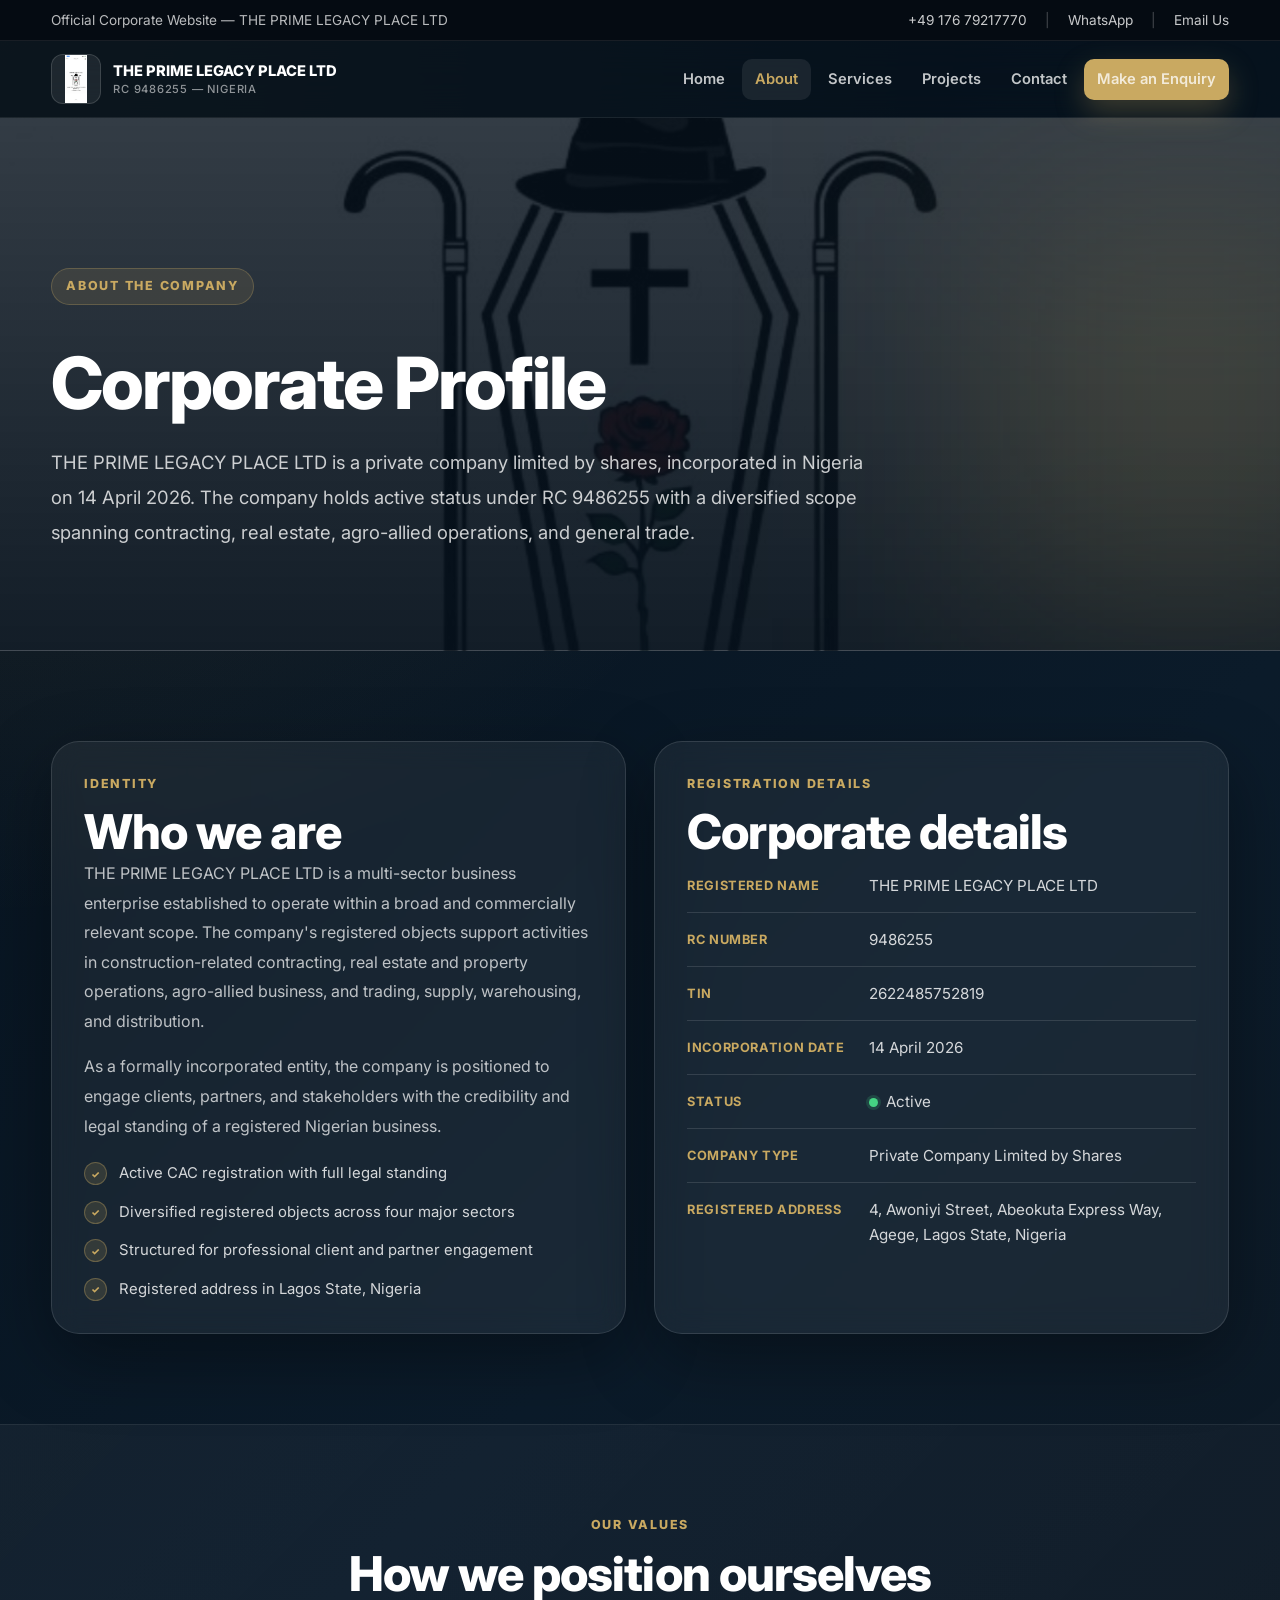
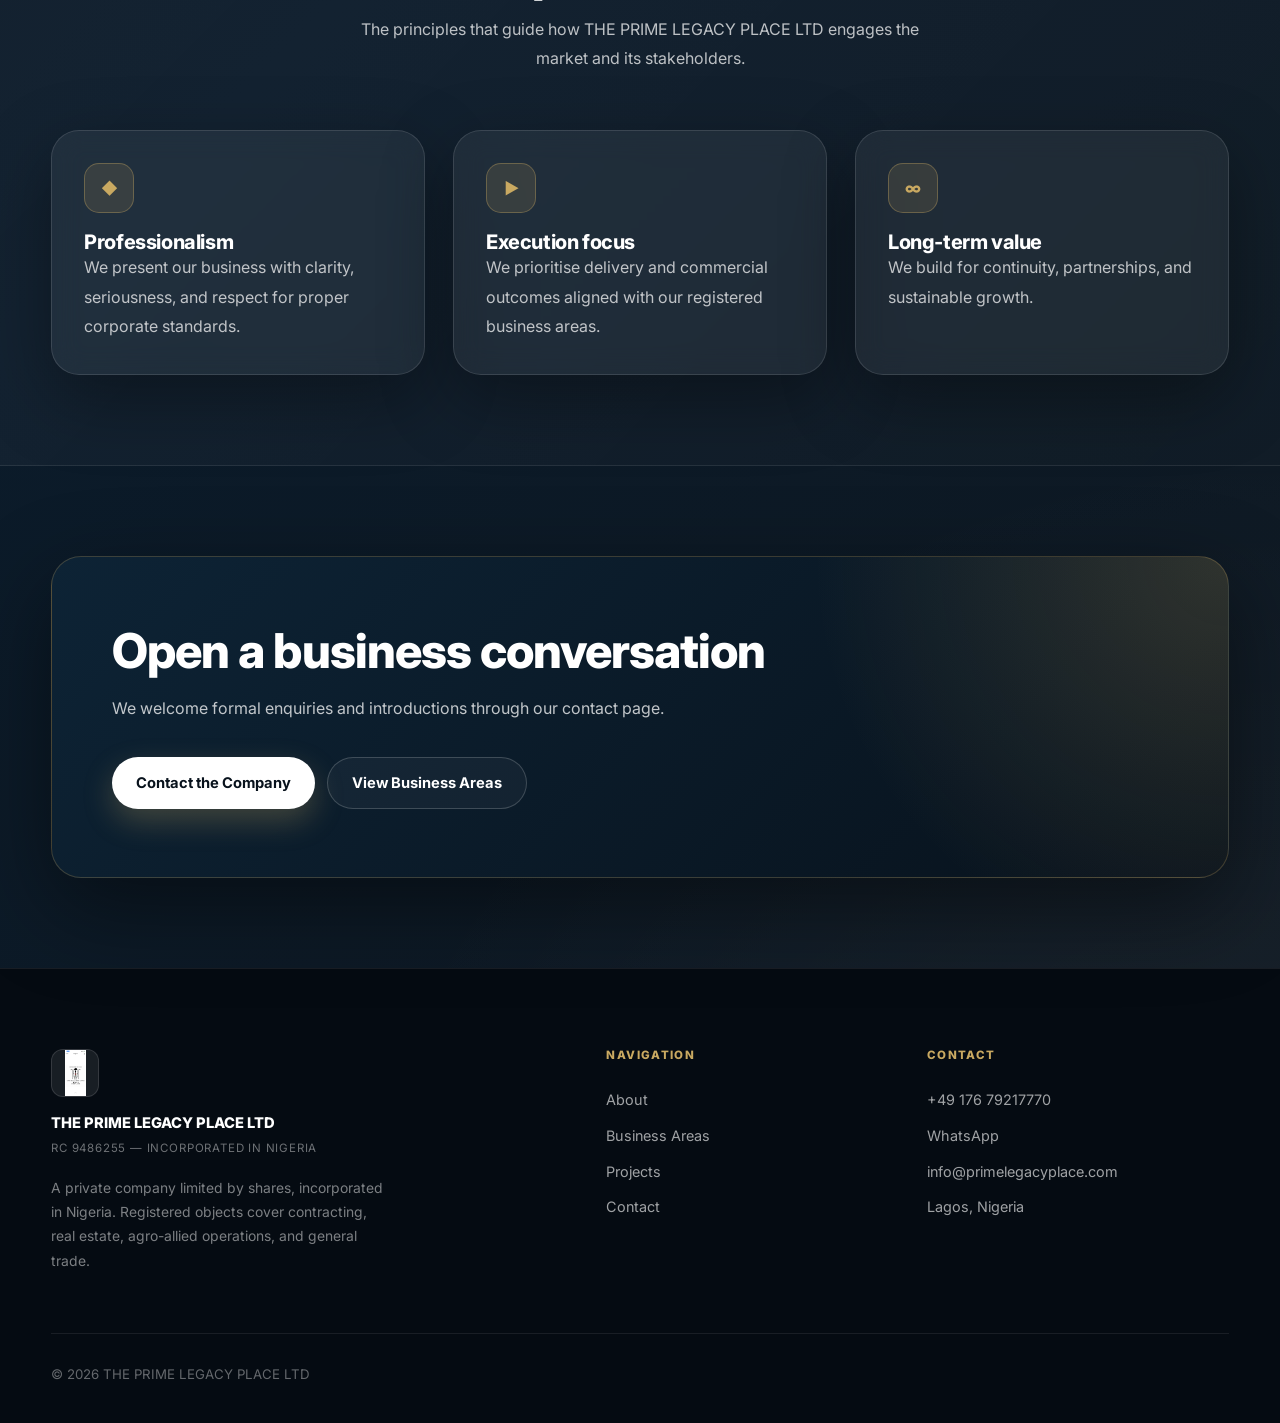
<file: about.html>
<!DOCTYPE html>
<html lang="en">
<head>
  <meta charset="UTF-8">
  <meta name="viewport" content="width=device-width, initial-scale=1.0">
  <title>About | THE PRIME LEGACY PLACE LTD</title>
  <meta name="description" content="Corporate profile of THE PRIME LEGACY PLACE LTD — a registered Nigerian company incorporated on 14 April 2026 with RC 9486255.">
  <link rel="preconnect" href="https://fonts.googleapis.com">
  <link rel="preconnect" href="https://fonts.gstatic.com" crossorigin>
  <link href="https://fonts.googleapis.com/css2?family=Inter:wght@400;500;600;700;800&display=swap" rel="stylesheet">
  <link rel="stylesheet" href="styles.css">

  <style>
    body {
      background:
        radial-gradient(circle at top left, rgba(201,169,97,0.16), transparent 28%),
        radial-gradient(circle at bottom right, rgba(255,255,255,0.06), transparent 30%),
        linear-gradient(135deg, #06111c 0%, #0b1b2a 45%, #101820 100%);
      color: #f5f5f5;
    }

    .page-hero {
      background:
        linear-gradient(rgba(6,17,28,0.82), rgba(6,17,28,0.95)),
        url("assets/img/logo.jpeg") center/cover;
      padding: 150px 0 100px;
      position: relative;
      overflow: hidden;
    }

    .page-hero::after {
      content: "";
      position: absolute;
      width: 420px;
      height: 420px;
      background: rgba(201,169,97,0.18);
      filter: blur(120px);
      right: -120px;
      top: 80px;
      z-index: 0;
    }

    .page-hero-inner {
      max-width: 850px;
      position: relative;
      z-index: 1;
    }

    .page-hero h1 {
      font-size: clamp(42px, 6vw, 72px);
      line-height: 1.05;
      letter-spacing: -2px;
      color: #ffffff;
      margin: 18px 0 24px;
    }

    .page-hero .lead {
      font-size: 1.15rem;
      line-height: 1.9;
      color: rgba(255,255,255,0.78);
    }

    .kicker,
    .section-label {
      color: #c9a961;
      text-transform: uppercase;
      letter-spacing: 0.14em;
      font-size: 0.78rem;
      font-weight: 800;
    }

    main section {
      padding: 90px 0;
    }

    .card {
      background: rgba(255,255,255,0.06);
      border: 1px solid rgba(255,255,255,0.12);
      box-shadow: 0 24px 70px rgba(0,0,0,0.35);
      backdrop-filter: blur(14px);
      border-radius: 28px;
      color: #f5f5f5;
    }

    .card h2,
    .card h3 {
      color: #ffffff;
    }

    .card p,
    .muted {
      color: rgba(255,255,255,0.72);
    }

    .card:hover {
      transform: translateY(-6px);
      border-color: rgba(201,169,97,0.45);
      box-shadow: 0 32px 90px rgba(0,0,0,0.48);
    }

    .feature-item span {
      color: rgba(255,255,255,0.82);
    }

    .feature-icon {
      background: rgba(201,169,97,0.16);
      color: #c9a961;
      border: 1px solid rgba(201,169,97,0.35);
    }

    .table-row {
      border-bottom: 1px solid rgba(255,255,255,0.12);
    }

    .table-row strong {
      color: #c9a961;
    }

    .table-row div {
      color: rgba(255,255,255,0.82);
    }

    .band {
      background:
        linear-gradient(135deg, rgba(255,255,255,0.04), rgba(255,255,255,0.01));
      border-top: 1px solid rgba(255,255,255,0.08);
      border-bottom: 1px solid rgba(255,255,255,0.08);
    }

    .icon-box {
      background: rgba(201,169,97,0.14);
      color: #c9a961;
      border: 1px solid rgba(201,169,97,0.35);
    }

    .cta-section {
      background:
        radial-gradient(circle at top right, rgba(201,169,97,0.2), transparent 34%),
        linear-gradient(135deg, #0d2335, #08121c);
      border: 1px solid rgba(201,169,97,0.25);
      box-shadow: 0 30px 90px rgba(0,0,0,0.45);
    }

    .cta-section h2 {
      color: #ffffff;
    }

    .cta-section p {
      color: rgba(255,255,255,0.75);
    }
  </style>
</head>

<body>

<div class="topbar">
  <div class="container">
    <div>Official Corporate Website &mdash; THE PRIME LEGACY PLACE LTD</div>
    <div class="topbar-right">
      <a href="tel:+4917679217770">+49 176 79217770</a>
      <span class="topbar-sep">|</span>
      <a href="https://wa.me/4917679217770" target="_blank" rel="noopener">WhatsApp</a>
      <span class="topbar-sep">|</span>
      <a href="mailto:info@primelegacyplace.com">Email Us</a>
    </div>
  </div>
</div>

<header class="site-header">
  <div class="container nav">
    <a class="brand" href="index.html">
      <img src="assets/img/logo.jpeg" alt="The Prime Legacy Place Ltd logo">
      <div class="brand-text">
        THE PRIME LEGACY PLACE LTD
        <small>RC 9486255 &mdash; Nigeria</small>
      </div>
    </a>

    <nav class="menu">
      <a href="index.html">Home</a>
      <a href="about.html" class="active">About</a>
      <a href="services.html">Services</a>
      <a href="projects.html">Projects</a>
      <a href="contact.html">Contact</a>
      <a class="btn" href="contact.html">Make an Enquiry</a>
    </nav>

    <button class="hamburger" aria-label="Open menu">
      <span></span><span></span><span></span>
    </button>
  </div>
</header>

<div class="mobile-nav" role="dialog" aria-label="Mobile navigation">
  <button class="mobile-nav-close" aria-label="Close menu">&times;</button>
  <a href="index.html">Home</a>
  <a href="about.html">About</a>
  <a href="services.html">Services</a>
  <a href="projects.html">Projects</a>
  <a href="contact.html">Contact</a>
  <a class="btn" href="contact.html">Make an Enquiry</a>
</div>

<main>

<section class="page-hero">
  <div class="container">
    <div class="page-hero-inner">
      <span class="kicker reveal">About the Company</span>
      <h1 class="reveal delay-1">Corporate Profile</h1>
      <p class="lead reveal delay-2">
        THE PRIME LEGACY PLACE LTD is a private company limited by shares, incorporated in Nigeria on 14 April 2026. The company holds active status under RC 9486255 with a diversified scope spanning contracting, real estate, agro-allied operations, and general trade.
      </p>
    </div>
  </div>
</section>

<section>
  <div class="container grid-2">

    <div class="card reveal-left">
      <span class="section-label">Identity</span>
      <h2>Who we are</h2>
      <p>
        THE PRIME LEGACY PLACE LTD is a multi-sector business enterprise established to operate within a broad and commercially relevant scope. The company's registered objects support activities in construction-related contracting, real estate and property operations, agro-allied business, and trading, supply, warehousing, and distribution.
      </p>

      <p style="margin-top:16px;">
        As a formally incorporated entity, the company is positioned to engage clients, partners, and stakeholders with the credibility and legal standing of a registered Nigerian business.
      </p>

      <div class="feature-list">
        <div class="feature-item"><div class="feature-icon">&#10003;</div><span>Active CAC registration with full legal standing</span></div>
        <div class="feature-item"><div class="feature-icon">&#10003;</div><span>Diversified registered objects across four major sectors</span></div>
        <div class="feature-item"><div class="feature-icon">&#10003;</div><span>Structured for professional client and partner engagement</span></div>
        <div class="feature-item"><div class="feature-icon">&#10003;</div><span>Registered address in Lagos State, Nigeria</span></div>
      </div>
    </div>

    <div class="card reveal-right">
      <span class="section-label">Registration Details</span>
      <h2>Corporate details</h2>

      <div class="table-row">
        <strong>Registered Name</strong>
        <div>THE PRIME LEGACY PLACE LTD</div>
      </div>

      <div class="table-row">
        <strong>RC Number</strong>
        <div>9486255</div>
      </div>

      <div class="table-row">
        <strong>TIN</strong>
        <div>2622485752819</div>
      </div>

      <div class="table-row">
        <strong>Incorporation Date</strong>
        <div>14 April 2026</div>
      </div>

      <div class="table-row">
        <strong>Status</strong>
        <div><span class="status-dot"></span>Active</div>
      </div>

      <div class="table-row">
        <strong>Company Type</strong>
        <div>Private Company Limited by Shares</div>
      </div>

      <div class="table-row">
        <strong>Registered Address</strong>
        <div>4, Awoniyi Street, Abeokuta Express Way, Agege, Lagos State, Nigeria</div>
      </div>
    </div>

  </div>
</section>

<section class="band">
  <div class="container">
    <div class="section-head center reveal">
      <span class="section-label">Our Values</span>
      <h2>How we position ourselves</h2>
      <p class="muted">
        The principles that guide how THE PRIME LEGACY PLACE LTD engages the market and its stakeholders.
      </p>
    </div>

    <div class="grid-3">
      <div class="card reveal delay-1">
        <div class="icon-box">&#9670;</div>
        <h3>Professionalism</h3>
        <p>We present our business with clarity, seriousness, and respect for proper corporate standards.</p>
      </div>

      <div class="card reveal delay-2">
        <div class="icon-box">&#9654;</div>
        <h3>Execution focus</h3>
        <p>We prioritise delivery and commercial outcomes aligned with our registered business areas.</p>
      </div>

      <div class="card reveal delay-3">
        <div class="icon-box">&#8734;</div>
        <h3>Long-term value</h3>
        <p>We build for continuity, partnerships, and sustainable growth.</p>
      </div>
    </div>
  </div>
</section>

<section>
  <div class="container">
    <div class="cta-section reveal">
      <h2>Open a business conversation</h2>
      <p>We welcome formal enquiries and introductions through our contact page.</p>
      <div class="cta-actions">
        <a class="btn-white btn" href="contact.html">Contact the Company</a>
        <a class="btn-outline" href="services.html">View Business Areas</a>
      </div>
    </div>
  </div>
</section>

</main>

<footer>
  <div class="container">
    <div class="footer-grid">

      <div>
        <div class="footer-brand">
          <img src="assets/img/logo.jpeg" alt="The Prime Legacy Place Ltd logo">
          <div class="footer-brand-name">THE PRIME LEGACY PLACE LTD</div>
          <div class="footer-brand-sub">RC 9486255 &mdash; Incorporated in Nigeria</div>
        </div>
        <p class="footer-desc">
          A private company limited by shares, incorporated in Nigeria. Registered objects cover contracting, real estate, agro-allied operations, and general trade.
        </p>
      </div>

      <div class="footer-col">
        <h4>Navigation</h4>
        <a href="about.html">About</a>
        <a href="services.html">Business Areas</a>
        <a href="projects.html">Projects</a>
        <a href="contact.html">Contact</a>
      </div>

      <div class="footer-col">
        <h4>Contact</h4>
        <a href="tel:+4917679217770">+49 176 79217770</a>
        <a href="https://wa.me/4917679217770" target="_blank">WhatsApp</a>
        <a href="mailto:info@primelegacyplace.com">info@primelegacyplace.com</a>
        <a href="contact.html">Lagos, Nigeria</a>
      </div>

    </div>

    <div class="footer-bottom">
      <p>&copy; <span class="year"></span> THE PRIME LEGACY PLACE LTD</p>
    </div>

  </div>
</footer>

<script src="script.js"></script>
</body>
</html>
</file>
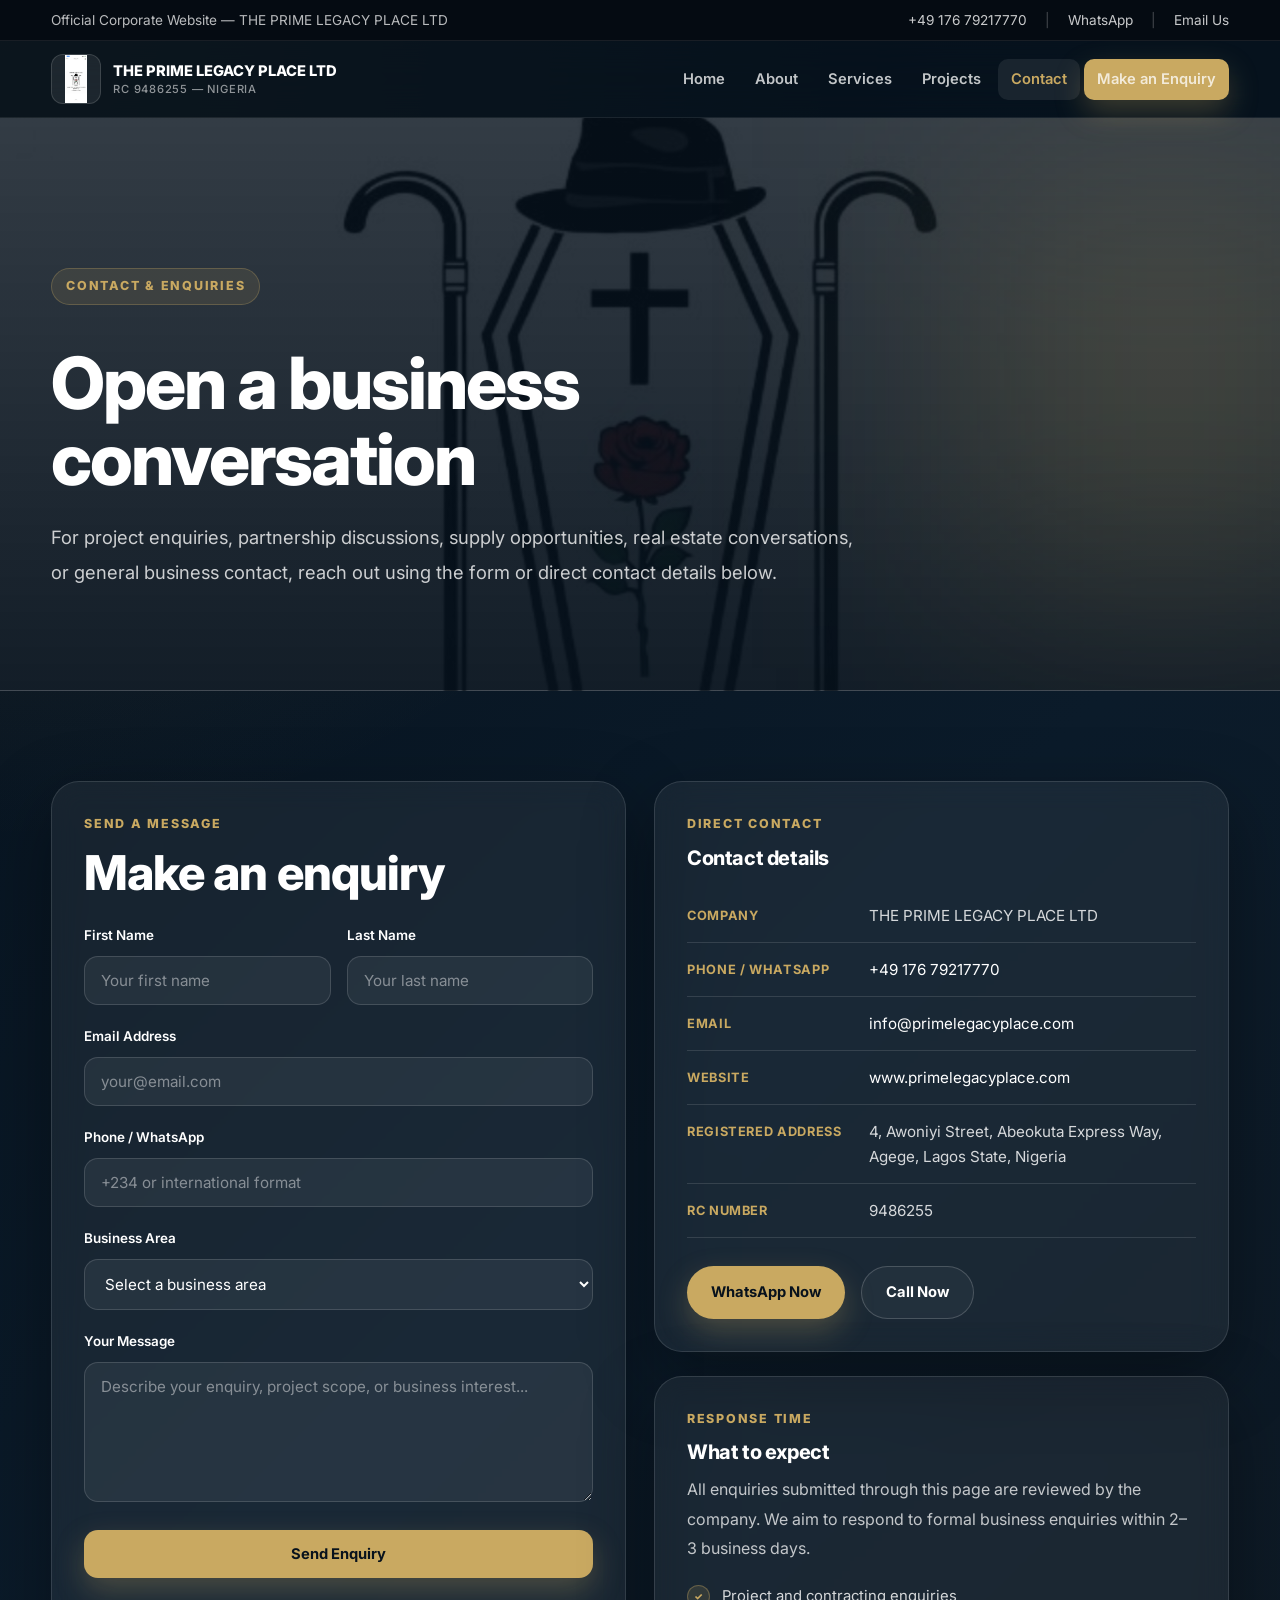
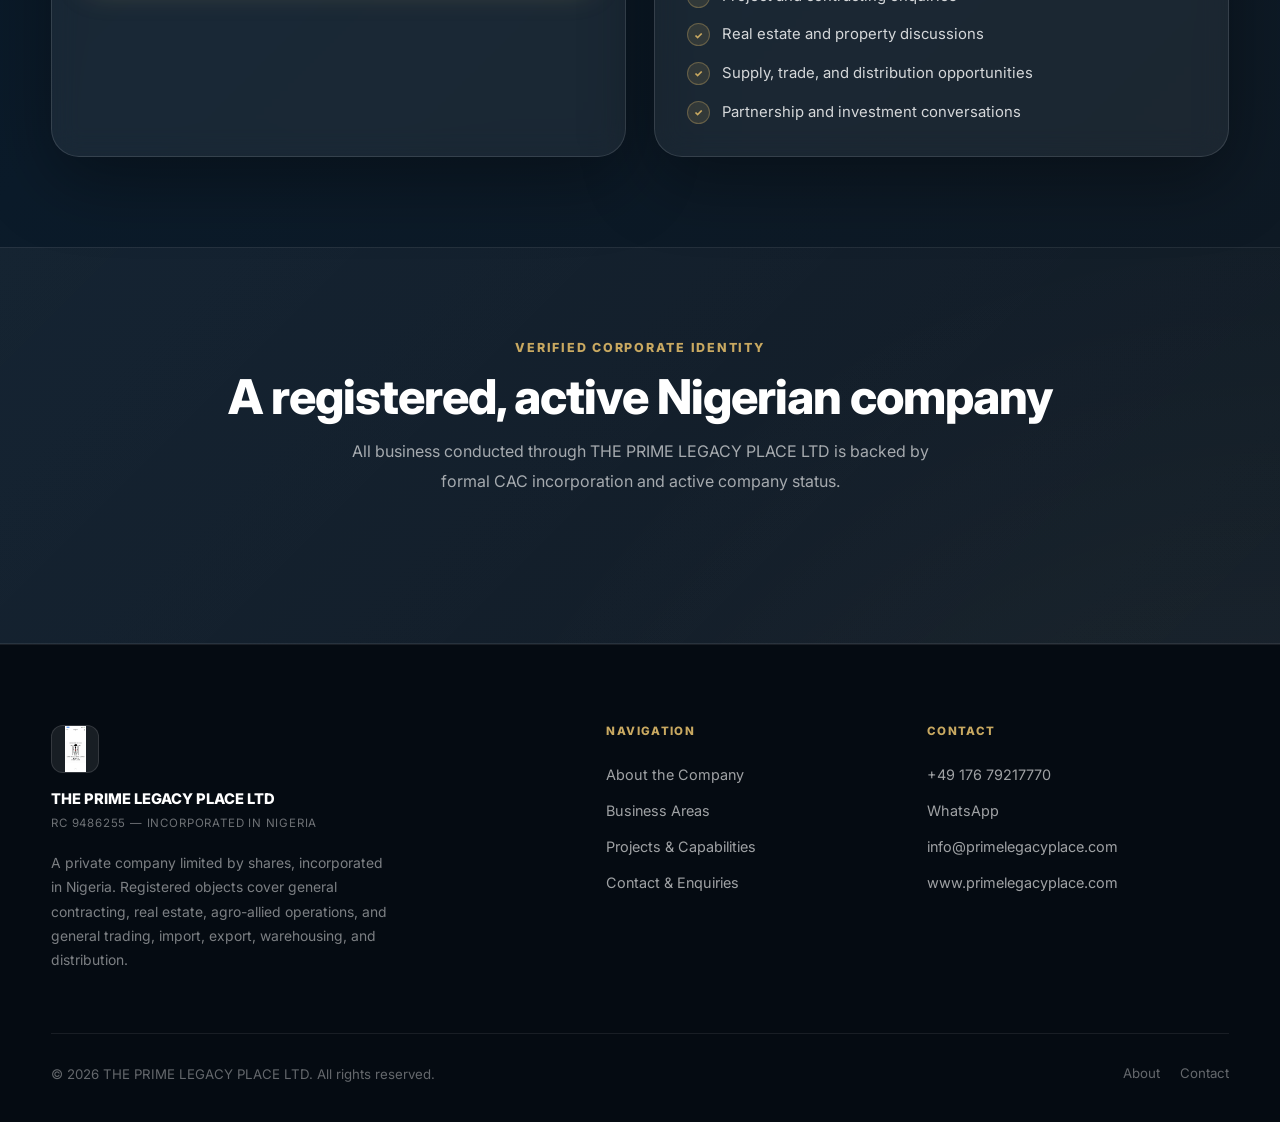
<file: contact.html>
<!DOCTYPE html>
<html lang="en">
<head>
  <meta charset="UTF-8">
  <meta name="viewport" content="width=device-width, initial-scale=1.0">

  <title>Contact | THE PRIME LEGACY PLACE LTD</title>

  <meta name="description" content="Contact THE PRIME LEGACY PLACE LTD for project enquiries, partnership discussions, supply opportunities, and general business conversations.">

  <link rel="preconnect" href="https://fonts.googleapis.com">
  <link rel="preconnect" href="https://fonts.gstatic.com" crossorigin>

  <link href="https://fonts.googleapis.com/css2?family=Inter:wght@400;500;600;700;800&display=swap" rel="stylesheet">

  <link rel="stylesheet" href="styles.css">

  <style>

    body{
      background:
        radial-gradient(circle at top left, rgba(201,169,97,0.16), transparent 28%),
        radial-gradient(circle at bottom right, rgba(255,255,255,0.06), transparent 30%),
        linear-gradient(135deg,#06111c 0%,#0b1b2a 45%,#101820 100%);
      color:#f5f5f5;
    }

    .page-hero{
      padding:150px 0 100px;
      position:relative;
      overflow:hidden;

      background:
        linear-gradient(rgba(6,17,28,0.82),rgba(6,17,28,0.95)),
        url("assets/img/logo.jpeg") center/cover;
    }

    .page-hero::after{
      content:"";
      position:absolute;
      width:420px;
      height:420px;
      background:rgba(201,169,97,0.18);
      filter:blur(120px);
      right:-100px;
      top:50px;
    }

    .page-hero-inner{
      position:relative;
      z-index:2;
      max-width:850px;
    }

    .page-hero h1{
      font-size:clamp(42px,6vw,72px);
      line-height:1.05;
      letter-spacing:-2px;
      margin:18px 0 24px;
      color:#fff;
    }

    .lead{
      font-size:1.15rem;
      line-height:1.9;
      color:rgba(255,255,255,0.78);
    }

    .kicker,
    .section-label{
      color:#c9a961;
      text-transform:uppercase;
      letter-spacing:.14em;
      font-size:.78rem;
      font-weight:800;
    }

    main section{
      padding:90px 0;
    }

    .card{
      background:rgba(255,255,255,0.06);
      border:1px solid rgba(255,255,255,0.12);
      backdrop-filter:blur(14px);
      border-radius:28px;
      box-shadow:0 24px 70px rgba(0,0,0,0.35);
      color:#f5f5f5;
      transition:all .35s ease;
    }

    .card:hover{
      transform:translateY(-6px);
      border-color:rgba(201,169,97,0.45);
      box-shadow:0 32px 90px rgba(0,0,0,0.5);
    }

    .card h2,
    .card h3{
      color:#fff;
    }

    .card p{
      color:rgba(255,255,255,0.74);
    }

    .form-group label{
      color:#fff;
      font-weight:600;
      margin-bottom:10px;
      display:block;
    }

    input,
    textarea,
    select{
      background:rgba(255,255,255,0.06);
      border:1px solid rgba(255,255,255,0.14);
      color:#fff;
      border-radius:14px;
      padding:16px;
    }

    input::placeholder,
    textarea::placeholder{
      color:rgba(255,255,255,0.45);
    }

    input:focus,
    textarea:focus,
    select:focus{
      outline:none;
      border-color:#c9a961;
      box-shadow:0 0 0 4px rgba(201,169,97,0.15);
    }

    select option{
      background:#0f1b28;
      color:#fff;
    }

    .table-row{
      border-bottom:1px solid rgba(255,255,255,0.12);
    }

    .table-row strong{
      color:#c9a961;
    }

    .table-row div{
      color:rgba(255,255,255,0.82);
    }

    .table-row a{
      color:#fff;
    }

    .feature-item span{
      color:rgba(255,255,255,0.82);
    }

    .feature-icon{
      background:rgba(201,169,97,0.14);
      color:#c9a961;
      border:1px solid rgba(201,169,97,0.35);
    }

    .band{
      background:
        linear-gradient(135deg, rgba(255,255,255,0.04), rgba(255,255,255,0.01));

      border-top:1px solid rgba(255,255,255,0.08);
      border-bottom:1px solid rgba(255,255,255,0.08);
    }

    .grid-4 .card{
      padding:40px 20px;
    }

    .status-dot{
      background:#45d483;
      display:inline-block;
      width:10px;
      height:10px;
      border-radius:50%;
      margin-right:8px;
    }

    .contact-actions{
      display:flex;
      gap:16px;
      margin-top:28px;
      flex-wrap:wrap;
    }

  </style>
</head>

<body>

<div class="topbar">
  <div class="container">
    <div>Official Corporate Website &mdash; THE PRIME LEGACY PLACE LTD</div>

    <div class="topbar-right">
      <a href="tel:+4917679217770">+49 176 79217770</a>
      <span class="topbar-sep">|</span>

      <a href="https://wa.me/4917679217770" target="_blank" rel="noopener">WhatsApp</a>

      <span class="topbar-sep">|</span>

      <a href="mailto:info@primelegacyplace.com">Email Us</a>
    </div>
  </div>
</div>

<header class="site-header">
  <div class="container nav">

    <a class="brand" href="index.html">
      <img src="assets/img/logo.jpeg" alt="The Prime Legacy Place Ltd logo">

      <div class="brand-text">
        THE PRIME LEGACY PLACE LTD
        <small>RC 9486255 &mdash; Nigeria</small>
      </div>
    </a>

    <nav class="menu">
      <a href="index.html">Home</a>
      <a href="about.html">About</a>
      <a href="services.html">Services</a>
      <a href="projects.html">Projects</a>
      <a href="contact.html" class="active">Contact</a>
      <a class="btn" href="contact.html">Make an Enquiry</a>
    </nav>

    <button class="hamburger" aria-label="Open menu">
      <span></span><span></span><span></span>
    </button>

  </div>
</header>

<div class="mobile-nav" role="dialog" aria-label="Mobile navigation">
  <button class="mobile-nav-close" aria-label="Close menu">&times;</button>

  <a href="index.html">Home</a>
  <a href="about.html">About</a>
  <a href="services.html">Services</a>
  <a href="projects.html">Projects</a>
  <a href="contact.html">Contact</a>

  <a class="btn" href="contact.html">Make an Enquiry</a>
</div>

<main>

<section class="page-hero">
  <div class="container">
    <div class="page-hero-inner">

      <span class="kicker reveal">Contact &amp; Enquiries</span>

      <h1 class="reveal delay-1">
        Open a business conversation
      </h1>

      <p class="lead reveal delay-2">
        For project enquiries, partnership discussions, supply opportunities, real estate conversations, or general business contact, reach out using the form or direct contact details below.
      </p>

    </div>
  </div>
</section>

<section>
  <div class="container grid-2">

    <div class="card reveal-left">

      <span class="section-label">Send a Message</span>

      <h2 style="margin-bottom:24px;">
        Make an enquiry
      </h2>

      <form id="enquiry-form" action="https://formsubmit.co/info@primelegacyplace.com" method="POST">

        <input type="text" name="_gotcha" style="display:none;">

        <input type="hidden" name="_captcha" value="false">
        <input type="hidden" name="_template" value="table">
        <input type="hidden" name="_subject" value="New Enquiry — The Prime Legacy Place Ltd">

        <div class="form-row">

          <div class="form-group">
            <label for="first-name">First Name</label>

            <input type="text" id="first-name" name="first_name" placeholder="Your first name" required>
          </div>

          <div class="form-group">
            <label for="last-name">Last Name</label>

            <input type="text" id="last-name" name="last_name" placeholder="Your last name" required>
          </div>

        </div>

        <div class="form-group">
          <label for="email">Email Address</label>

          <input type="email" id="email" name="email" placeholder="your@email.com" required>
        </div>

        <div class="form-group">
          <label for="phone">Phone / WhatsApp</label>

          <input type="tel" id="phone" name="phone" placeholder="+234 or international format">
        </div>

        <div class="form-group">
          <label for="subject">Business Area</label>

          <select id="subject" name="business_area" required>
            <option value="" disabled selected>Select a business area</option>

            <option value="General Contracting">General Contracting</option>

            <option value="Real Estate & Property">Real Estate &amp; Property</option>

            <option value="Agro-Allied Operations">Agro-Allied Operations</option>

            <option value="Import, Export & Distribution">Import, Export &amp; Distribution</option>

            <option value="General Enquiry">General Enquiry</option>
          </select>
        </div>

        <div class="form-group">
          <label for="message">Your Message</label>

          <textarea id="message" name="message" placeholder="Describe your enquiry, project scope, or business interest..." required></textarea>
        </div>

        <button type="submit" class="btn form-submit">
          Send Enquiry
        </button>

      </form>
    </div>

    <div style="display:flex;flex-direction:column;gap:24px;">

      <div class="card reveal-right delay-1">

        <span class="section-label">Direct Contact</span>

        <h3 style="margin-bottom:20px;">
          Contact details
        </h3>

        <div class="table-row">
          <strong>Company</strong>
          <div>THE PRIME LEGACY PLACE LTD</div>
        </div>

        <div class="table-row">
          <strong>Phone / WhatsApp</strong>
          <div><a href="tel:+4917679217770">+49 176 79217770</a></div>
        </div>

        <div class="table-row">
          <strong>Email</strong>
          <div><a href="mailto:info@primelegacyplace.com">info@primelegacyplace.com</a></div>
        </div>

        <div class="table-row">
          <strong>Website</strong>
          <div><a href="https://www.primelegacyplace.com">www.primelegacyplace.com</a></div>
        </div>

        <div class="table-row">
          <strong>Registered Address</strong>
          <div>4, Awoniyi Street, Abeokuta Express Way, Agege, Lagos State, Nigeria</div>
        </div>

        <div class="table-row">
          <strong>RC Number</strong>
          <div>9486255</div>
        </div>

        <div class="contact-actions">
          <a class="btn" href="https://wa.me/4917679217770" target="_blank">WhatsApp Now</a>

          <a class="btn-outline" href="tel:+4917679217770">Call Now</a>
        </div>

      </div>

      <div class="card reveal-right delay-2">

        <span class="section-label">Response Time</span>

        <h3 style="margin-bottom:12px;">
          What to expect
        </h3>

        <p style="margin-bottom:16px;">
          All enquiries submitted through this page are reviewed by the company. We aim to respond to formal business enquiries within 2–3 business days.
        </p>

        <div class="feature-list">

          <div class="feature-item">
            <div class="feature-icon">&#10003;</div>
            <span>Project and contracting enquiries</span>
          </div>

          <div class="feature-item">
            <div class="feature-icon">&#10003;</div>
            <span>Real estate and property discussions</span>
          </div>

          <div class="feature-item">
            <div class="feature-icon">&#10003;</div>
            <span>Supply, trade, and distribution opportunities</span>
          </div>

          <div class="feature-item">
            <div class="feature-icon">&#10003;</div>
            <span>Partnership and investment conversations</span>
          </div>

        </div>

      </div>

    </div>

  </div>
</section>

<section class="band">

  <div class="container">

    <div class="section-head center reveal">

      <span class="section-label">
        Verified Corporate Identity
      </span>

      <h2>
        A registered, active Nigerian company
      </h2>

      <p class="muted">
        All business conducted through THE PRIME LEGACY PLACE LTD is backed by formal CAC incorporation and active company status.
      </p>

    </div>

  </div>

</section>

</main>

<footer>
  <div class="container">

    <div class="footer-grid">

      <div>

        <div class="footer-brand">
          <img src="assets/img/logo.jpeg" alt="The Prime Legacy Place Ltd logo">

          <div class="footer-brand-name">
            THE PRIME LEGACY PLACE LTD
          </div>

          <div class="footer-brand-sub">
            RC 9486255 &mdash; Incorporated in Nigeria
          </div>
        </div>

        <p class="footer-desc">
          A private company limited by shares, incorporated in Nigeria. Registered objects cover general contracting, real estate, agro-allied operations, and general trading, import, export, warehousing, and distribution.
        </p>

      </div>

      <div class="footer-col">
        <h4>Navigation</h4>

        <a href="about.html">About the Company</a>
        <a href="services.html">Business Areas</a>
        <a href="projects.html">Projects &amp; Capabilities</a>
        <a href="contact.html">Contact &amp; Enquiries</a>
      </div>

      <div class="footer-col">

        <h4>Contact</h4>

        <a href="tel:+4917679217770">+49 176 79217770</a>

        <a href="https://wa.me/4917679217770" target="_blank">
          WhatsApp
        </a>

        <a href="mailto:info@primelegacyplace.com">
          info@primelegacyplace.com
        </a>

        <a href="https://www.primelegacyplace.com">
          www.primelegacyplace.com
        </a>

      </div>

    </div>

    <div class="footer-bottom">
      <p>&copy; <span class="year"></span> THE PRIME LEGACY PLACE LTD. All rights reserved.</p>

      <div class="footer-bottom-links">
        <a href="about.html">About</a>
        <a href="contact.html">Contact</a>
      </div>
    </div>

  </div>
</footer>

<script src="script.js"></script>

</body>
</html>
</file>
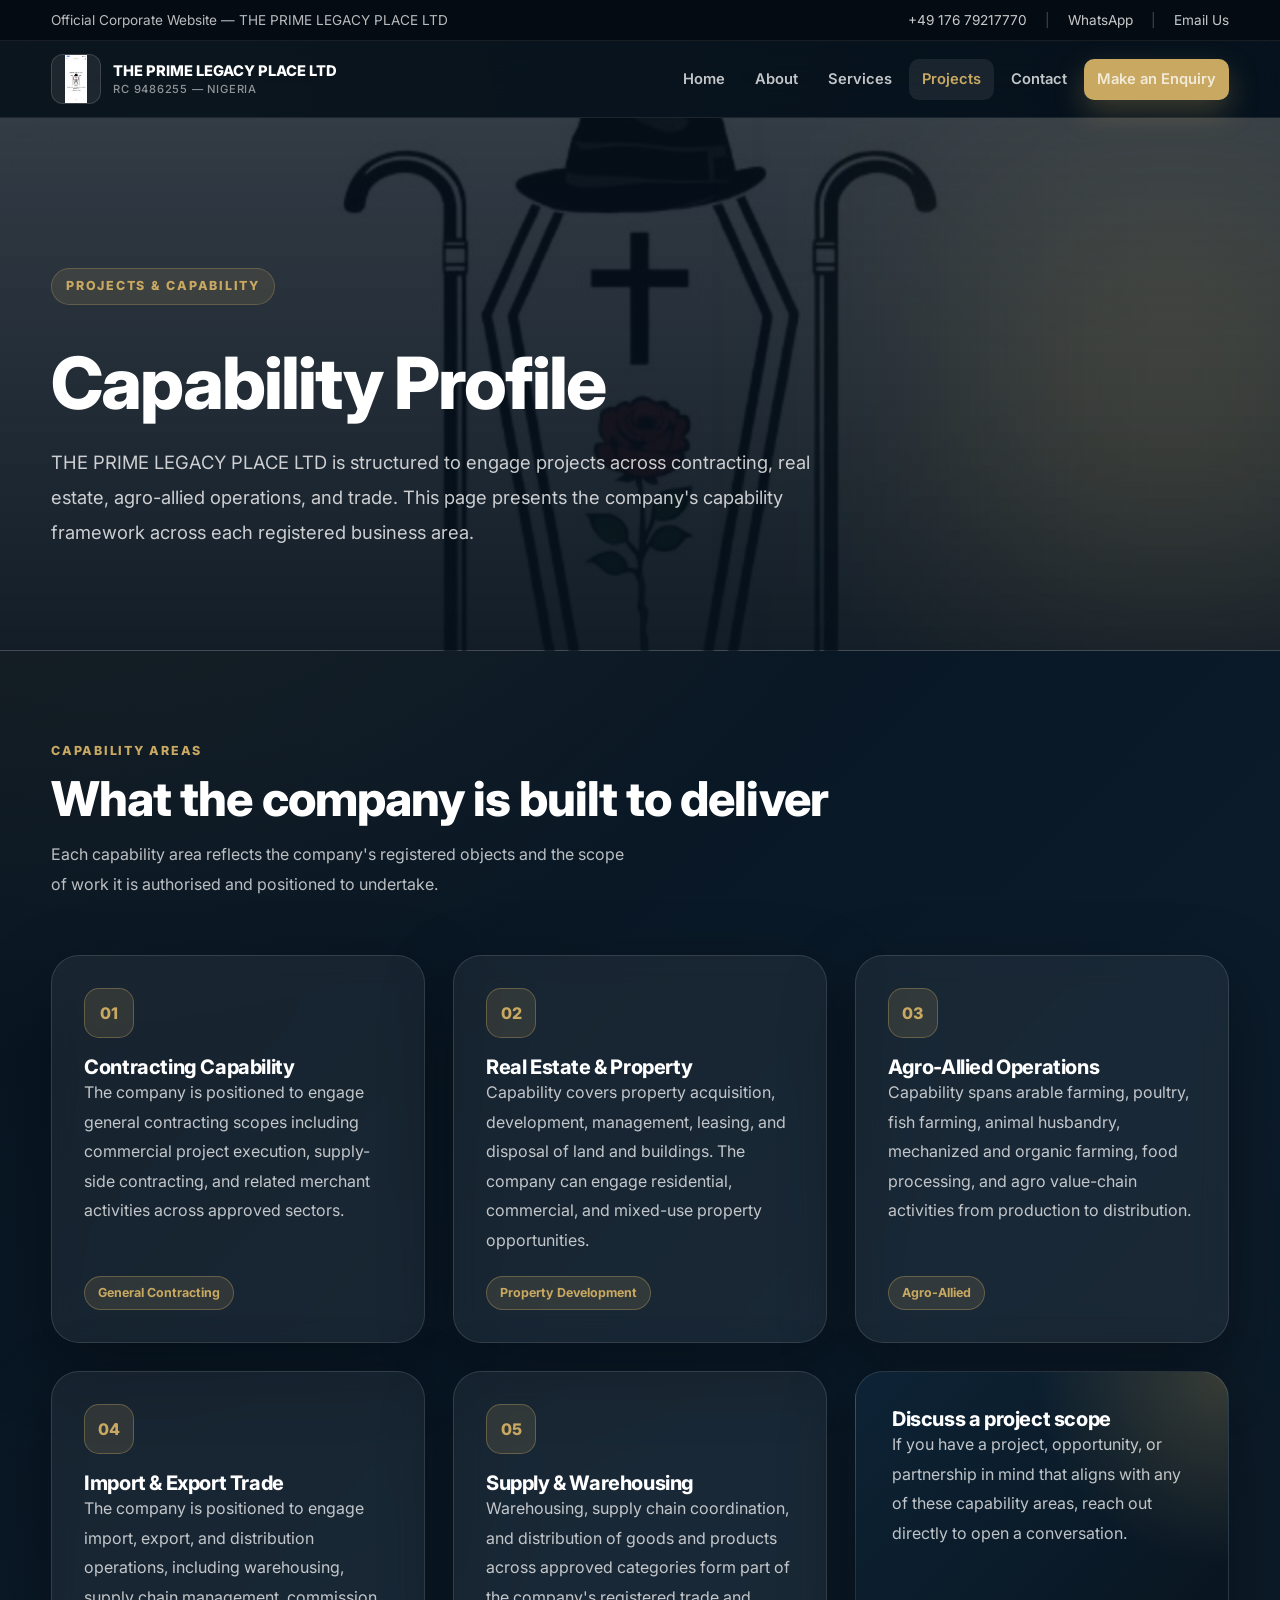
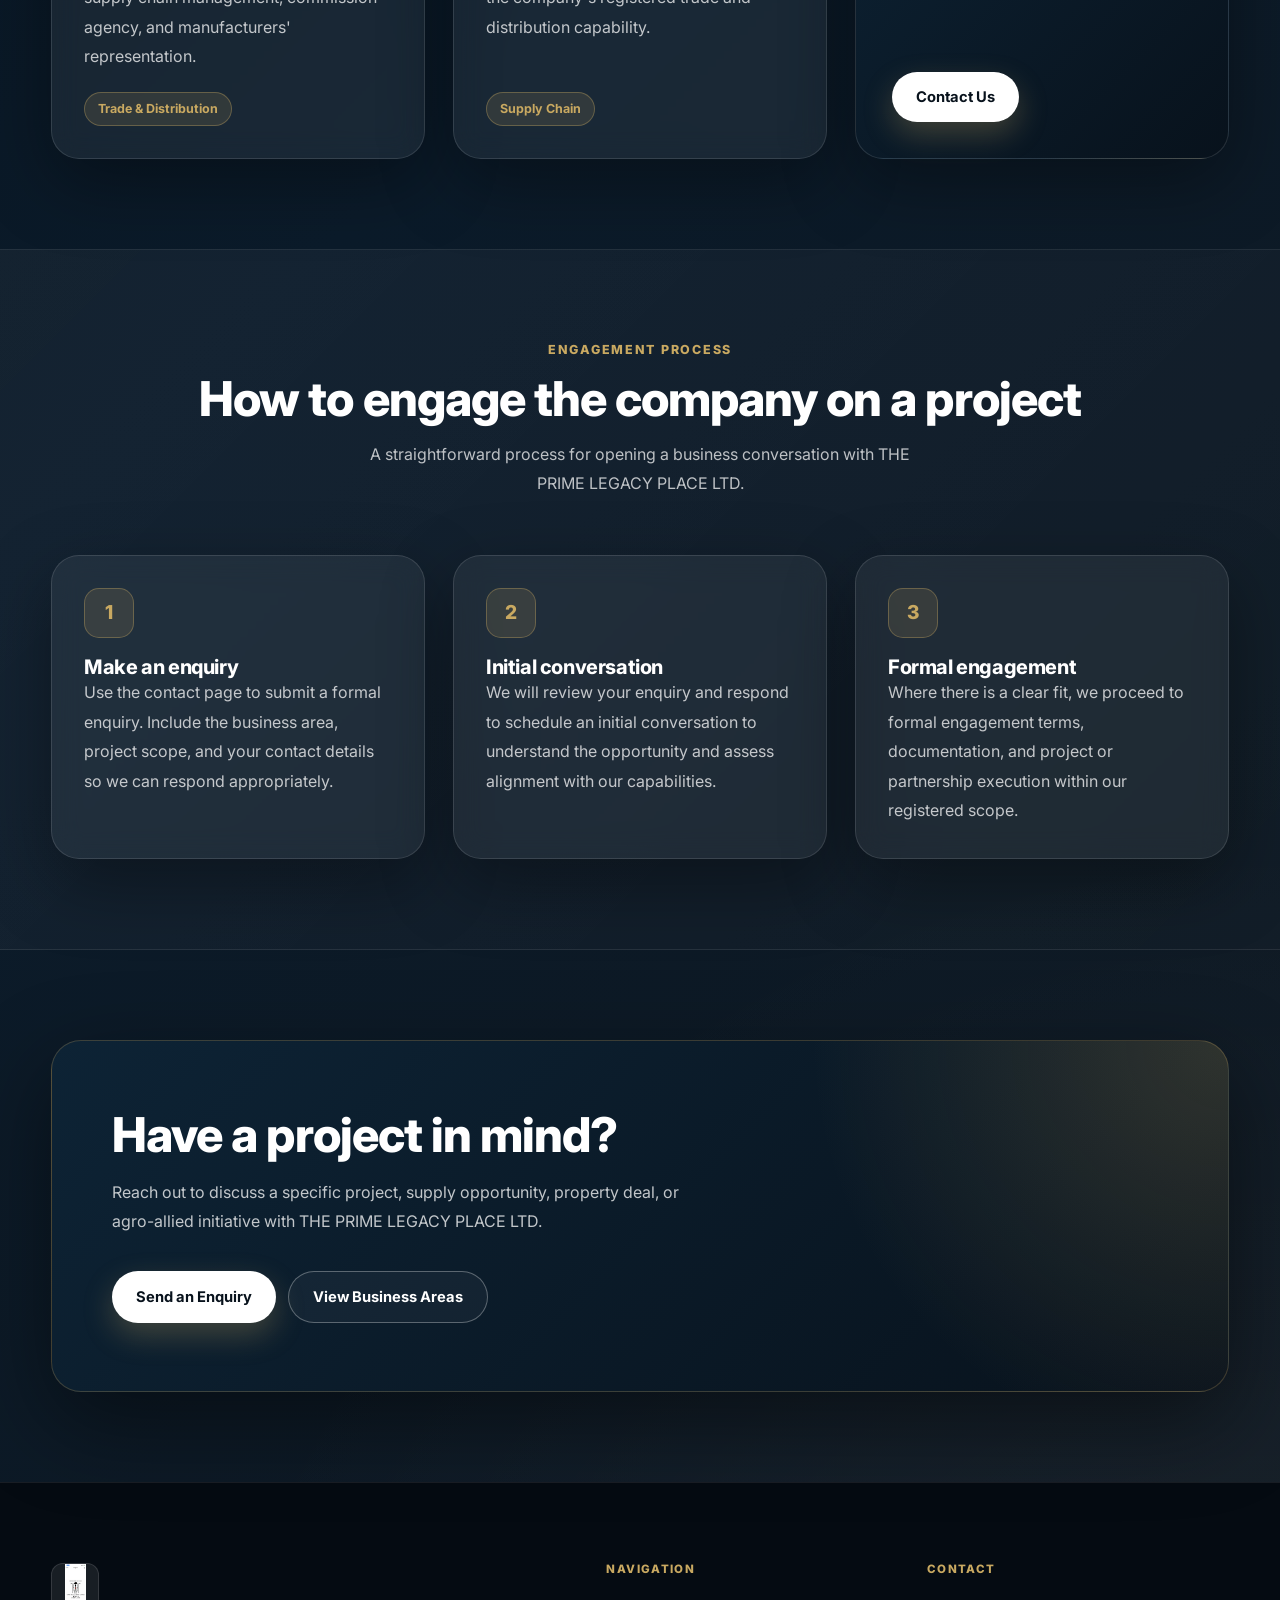
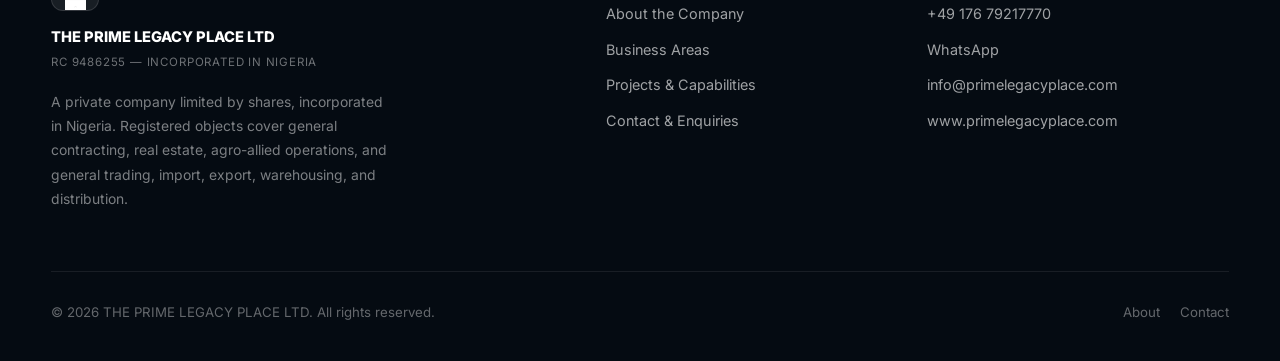
<file: projects.html>
<!DOCTYPE html>
<html lang="en">
<head>
  <meta charset="UTF-8">
  <meta name="viewport" content="width=device-width, initial-scale=1.0">
  <title>Projects | THE PRIME LEGACY PLACE LTD</title>
  <meta name="description" content="Projects and capability profile of THE PRIME LEGACY PLACE LTD — contracting, real estate, agro-allied, and trade operations.">
  <link rel="preconnect" href="https://fonts.googleapis.com">
  <link rel="preconnect" href="https://fonts.gstatic.com" crossorigin>
  <link href="https://fonts.googleapis.com/css2?family=Inter:wght@400;500;600;700;800&display=swap" rel="stylesheet">
  <link rel="stylesheet" href="styles.css">

  <style>
    body{
      background:
        radial-gradient(circle at top left, rgba(201,169,97,0.16), transparent 28%),
        radial-gradient(circle at bottom right, rgba(255,255,255,0.06), transparent 30%),
        linear-gradient(135deg,#06111c 0%,#0b1b2a 45%,#101820 100%);
      color:#f5f5f5;
    }

    .page-hero{
      padding:150px 0 100px;
      position:relative;
      overflow:hidden;
      background:
        linear-gradient(rgba(6,17,28,0.82),rgba(6,17,28,0.95)),
        url("assets/img/logo.jpeg") center/cover;
    }

    .page-hero::after{
      content:"";
      position:absolute;
      width:420px;
      height:420px;
      background:rgba(201,169,97,0.18);
      filter:blur(120px);
      right:-100px;
      top:50px;
    }

    .page-hero-inner{
      position:relative;
      z-index:2;
      max-width:900px;
    }

    .page-hero h1{
      font-size:clamp(42px,6vw,72px);
      line-height:1.05;
      letter-spacing:-2px;
      margin:18px 0 24px;
      color:#fff;
    }

    .lead{
      font-size:1.15rem;
      line-height:1.9;
      color:rgba(255,255,255,0.78);
    }

    .kicker,
    .section-label{
      color:#c9a961;
      text-transform:uppercase;
      letter-spacing:.14em;
      font-size:.78rem;
      font-weight:800;
    }

    main section{
      padding:90px 0;
    }

    .section-head h2{
      color:#fff;
    }

    .section-head p,
    .muted{
      color:rgba(255,255,255,0.72);
    }

    .card,
    .highlight-box{
      background:rgba(255,255,255,0.06);
      border:1px solid rgba(255,255,255,0.12);
      backdrop-filter:blur(14px);
      border-radius:28px;
      box-shadow:0 24px 70px rgba(0,0,0,0.35);
      color:#f5f5f5;
      transition:all .35s ease;
    }

    .card:hover,
    .highlight-box:hover{
      transform:translateY(-6px);
      border-color:rgba(201,169,97,0.45);
      box-shadow:0 32px 90px rgba(0,0,0,0.5);
    }

    .card h3,
    .highlight-box h3{
      color:#fff;
    }

    .card p,
    .highlight-box p{
      color:rgba(255,255,255,0.74);
    }

    .icon-box,
    .icon-box-dark,
    .icon-box-red{
      background:rgba(201,169,97,0.14);
      color:#c9a961;
      border:1px solid rgba(201,169,97,0.35);
    }

    .badge,
    .badge-dark{
      background:rgba(201,169,97,0.14);
      color:#c9a961;
      border:1px solid rgba(201,169,97,0.35);
    }

    .highlight-box{
      background:
        radial-gradient(circle at top right, rgba(201,169,97,0.24), transparent 36%),
        linear-gradient(135deg, #0d2335, #08121c);
      padding:36px;
    }

    .band{
      background:
        linear-gradient(135deg, rgba(255,255,255,0.04), rgba(255,255,255,0.01));
      border-top:1px solid rgba(255,255,255,0.08);
      border-bottom:1px solid rgba(255,255,255,0.08);
    }

    .cta-section{
      background:
        radial-gradient(circle at top right, rgba(201,169,97,0.2), transparent 34%),
        linear-gradient(135deg, #0d2335, #08121c);
      border:1px solid rgba(201,169,97,0.25);
      box-shadow:0 30px 90px rgba(0,0,0,0.45);
    }

    .cta-section h2{
      color:#fff;
    }

    .cta-section p{
      color:rgba(255,255,255,0.75);
    }
  </style>
</head>

<body>

<!-- TOPBAR -->
<div class="topbar">
  <div class="container">
    <div>Official Corporate Website &mdash; THE PRIME LEGACY PLACE LTD</div>
    <div class="topbar-right">
      <a href="tel:+4917679217770">+49 176 79217770</a>
      <span class="topbar-sep">|</span>
      <a href="https://wa.me/4917679217770" target="_blank" rel="noopener">WhatsApp</a>
      <span class="topbar-sep">|</span>
      <a href="mailto:info@primelegacyplace.com">Email Us</a>
    </div>
  </div>
</div>

<!-- HEADER -->
<header class="site-header">
  <div class="container nav">
    <a class="brand" href="index.html">
      <img src="assets/img/logo.jpeg" alt="The Prime Legacy Place Ltd logo">
      <div class="brand-text">
        THE PRIME LEGACY PLACE LTD
        <small>RC 9486255 &mdash; Nigeria</small>
      </div>
    </a>

    <nav class="menu">
      <a href="index.html">Home</a>
      <a href="about.html">About</a>
      <a href="services.html">Services</a>
      <a href="projects.html" class="active">Projects</a>
      <a href="contact.html">Contact</a>
      <a class="btn" href="contact.html">Make an Enquiry</a>
    </nav>

    <button class="hamburger" aria-label="Open menu">
      <span></span><span></span><span></span>
    </button>
  </div>
</header>

<!-- MOBILE NAV -->
<div class="mobile-nav" role="dialog" aria-label="Mobile navigation">
  <button class="mobile-nav-close" aria-label="Close menu">&times;</button>
  <a href="index.html">Home</a>
  <a href="about.html">About</a>
  <a href="services.html">Services</a>
  <a href="projects.html">Projects</a>
  <a href="contact.html">Contact</a>
  <a class="btn" href="contact.html">Make an Enquiry</a>
</div>

<main>

  <section class="page-hero">
    <div class="container">
      <div class="page-hero-inner">
        <span class="kicker reveal">Projects &amp; Capability</span>
        <h1 class="reveal delay-1">Capability Profile</h1>
        <p class="lead reveal delay-2">
          THE PRIME LEGACY PLACE LTD is structured to engage projects across contracting, real estate, agro-allied operations, and trade. This page presents the company's capability framework across each registered business area.
        </p>
      </div>
    </div>
  </section>

  <section>
    <div class="container">
      <div class="section-head reveal">
        <span class="section-label">Capability Areas</span>
        <h2>What the company is built to deliver</h2>
        <p>Each capability area reflects the company's registered objects and the scope of work it is authorised and positioned to undertake.</p>
      </div>

      <div class="grid-3">

        <div class="card reveal delay-1" style="display:flex;flex-direction:column;justify-content:space-between;min-height:260px;">
          <div>
            <div class="icon-box">01</div>
            <h3>Contracting Capability</h3>
            <p>The company is positioned to engage general contracting scopes including commercial project execution, supply-side contracting, and related merchant activities across approved sectors.</p>
          </div>
          <div style="margin-top:20px;">
            <span class="badge">General Contracting</span>
          </div>
        </div>

        <div class="card reveal delay-2" style="display:flex;flex-direction:column;justify-content:space-between;min-height:260px;">
          <div>
            <div class="icon-box">02</div>
            <h3>Real Estate &amp; Property</h3>
            <p>Capability covers property acquisition, development, management, leasing, and disposal of land and buildings. The company can engage residential, commercial, and mixed-use property opportunities.</p>
          </div>
          <div style="margin-top:20px;">
            <span class="badge">Property Development</span>
          </div>
        </div>

        <div class="card reveal delay-3" style="display:flex;flex-direction:column;justify-content:space-between;min-height:260px;">
          <div>
            <div class="icon-box">03</div>
            <h3>Agro-Allied Operations</h3>
            <p>Capability spans arable farming, poultry, fish farming, animal husbandry, mechanized and organic farming, food processing, and agro value-chain activities from production to distribution.</p>
          </div>
          <div style="margin-top:20px;">
            <span class="badge">Agro-Allied</span>
          </div>
        </div>

        <div class="card reveal delay-1" style="display:flex;flex-direction:column;justify-content:space-between;min-height:260px;">
          <div>
            <div class="icon-box">04</div>
            <h3>Import &amp; Export Trade</h3>
            <p>The company is positioned to engage import, export, and distribution operations, including warehousing, supply chain management, commission agency, and manufacturers' representation.</p>
          </div>
          <div style="margin-top:20px;">
            <span class="badge">Trade &amp; Distribution</span>
          </div>
        </div>

        <div class="card reveal delay-2" style="display:flex;flex-direction:column;justify-content:space-between;min-height:260px;">
          <div>
            <div class="icon-box">05</div>
            <h3>Supply &amp; Warehousing</h3>
            <p>Warehousing, supply chain coordination, and distribution of goods and products across approved categories form part of the company's registered trade and distribution capability.</p>
          </div>
          <div style="margin-top:20px;">
            <span class="badge">Supply Chain</span>
          </div>
        </div>

        <div class="highlight-box reveal delay-3" style="display:flex;flex-direction:column;justify-content:space-between;min-height:260px;">
          <div>
            <h3>Discuss a project scope</h3>
            <p>If you have a project, opportunity, or partnership in mind that aligns with any of these capability areas, reach out directly to open a conversation.</p>
          </div>
          <div style="margin-top:24px;">
            <a class="btn-white btn" href="contact.html">Contact Us</a>
          </div>
        </div>

      </div>
    </div>
  </section>

  <section class="band">
    <div class="container">
      <div class="section-head center reveal">
        <span class="section-label">Engagement Process</span>
        <h2>How to engage the company on a project</h2>
        <p class="muted">A straightforward process for opening a business conversation with THE PRIME LEGACY PLACE LTD.</p>
      </div>

      <div class="grid-3">

        <div class="card reveal delay-1">
          <div class="icon-box" style="font-size:1.2rem;">1</div>
          <h3>Make an enquiry</h3>
          <p>Use the contact page to submit a formal enquiry. Include the business area, project scope, and your contact details so we can respond appropriately.</p>
        </div>

        <div class="card reveal delay-2">
          <div class="icon-box" style="font-size:1.2rem;">2</div>
          <h3>Initial conversation</h3>
          <p>We will review your enquiry and respond to schedule an initial conversation to understand the opportunity and assess alignment with our capabilities.</p>
        </div>

        <div class="card reveal delay-3">
          <div class="icon-box" style="font-size:1.2rem;">3</div>
          <h3>Formal engagement</h3>
          <p>Where there is a clear fit, we proceed to formal engagement terms, documentation, and project or partnership execution within our registered scope.</p>
        </div>

      </div>
    </div>
  </section>

  <section>
    <div class="container">
      <div class="cta-section reveal">
        <h2>Have a project in mind?</h2>
        <p>Reach out to discuss a specific project, supply opportunity, property deal, or agro-allied initiative with THE PRIME LEGACY PLACE LTD.</p>

        <div class="cta-actions">
          <a class="btn-white btn" href="contact.html">Send an Enquiry</a>
          <a class="btn-outline" style="border-color:rgba(255,255,255,0.3);color:#fff;" href="services.html">View Business Areas</a>
        </div>
      </div>
    </div>
  </section>

</main>

<footer>
  <div class="container">
    <div class="footer-grid">

      <div>
        <div class="footer-brand">
          <img src="assets/img/logo.jpeg" alt="The Prime Legacy Place Ltd logo">
          <div class="footer-brand-name">THE PRIME LEGACY PLACE LTD</div>
          <div class="footer-brand-sub">RC 9486255 &mdash; Incorporated in Nigeria</div>
        </div>
        <p class="footer-desc">A private company limited by shares, incorporated in Nigeria. Registered objects cover general contracting, real estate, agro-allied operations, and general trading, import, export, warehousing, and distribution.</p>
      </div>

      <div class="footer-col">
        <h4>Navigation</h4>
        <a href="about.html">About the Company</a>
        <a href="services.html">Business Areas</a>
        <a href="projects.html">Projects &amp; Capabilities</a>
        <a href="contact.html">Contact &amp; Enquiries</a>
      </div>

      <div class="footer-col">
        <h4>Contact</h4>
        <a href="tel:+4917679217770">+49 176 79217770</a>
        <a href="https://wa.me/4917679217770" target="_blank" rel="noopener">WhatsApp</a>
        <a href="mailto:info@primelegacyplace.com">info@primelegacyplace.com</a>
        <a href="https://www.primelegacyplace.com" target="_blank" rel="noopener">www.primelegacyplace.com</a>
      </div>

    </div>

    <div class="footer-bottom">
      <p>&copy; <span class="year"></span> THE PRIME LEGACY PLACE LTD. All rights reserved.</p>
      <div class="footer-bottom-links">
        <a href="about.html">About</a>
        <a href="contact.html">Contact</a>
      </div>
    </div>

  </div>
</footer>

<script src="script.js"></script>
</body>
</html>
</file>
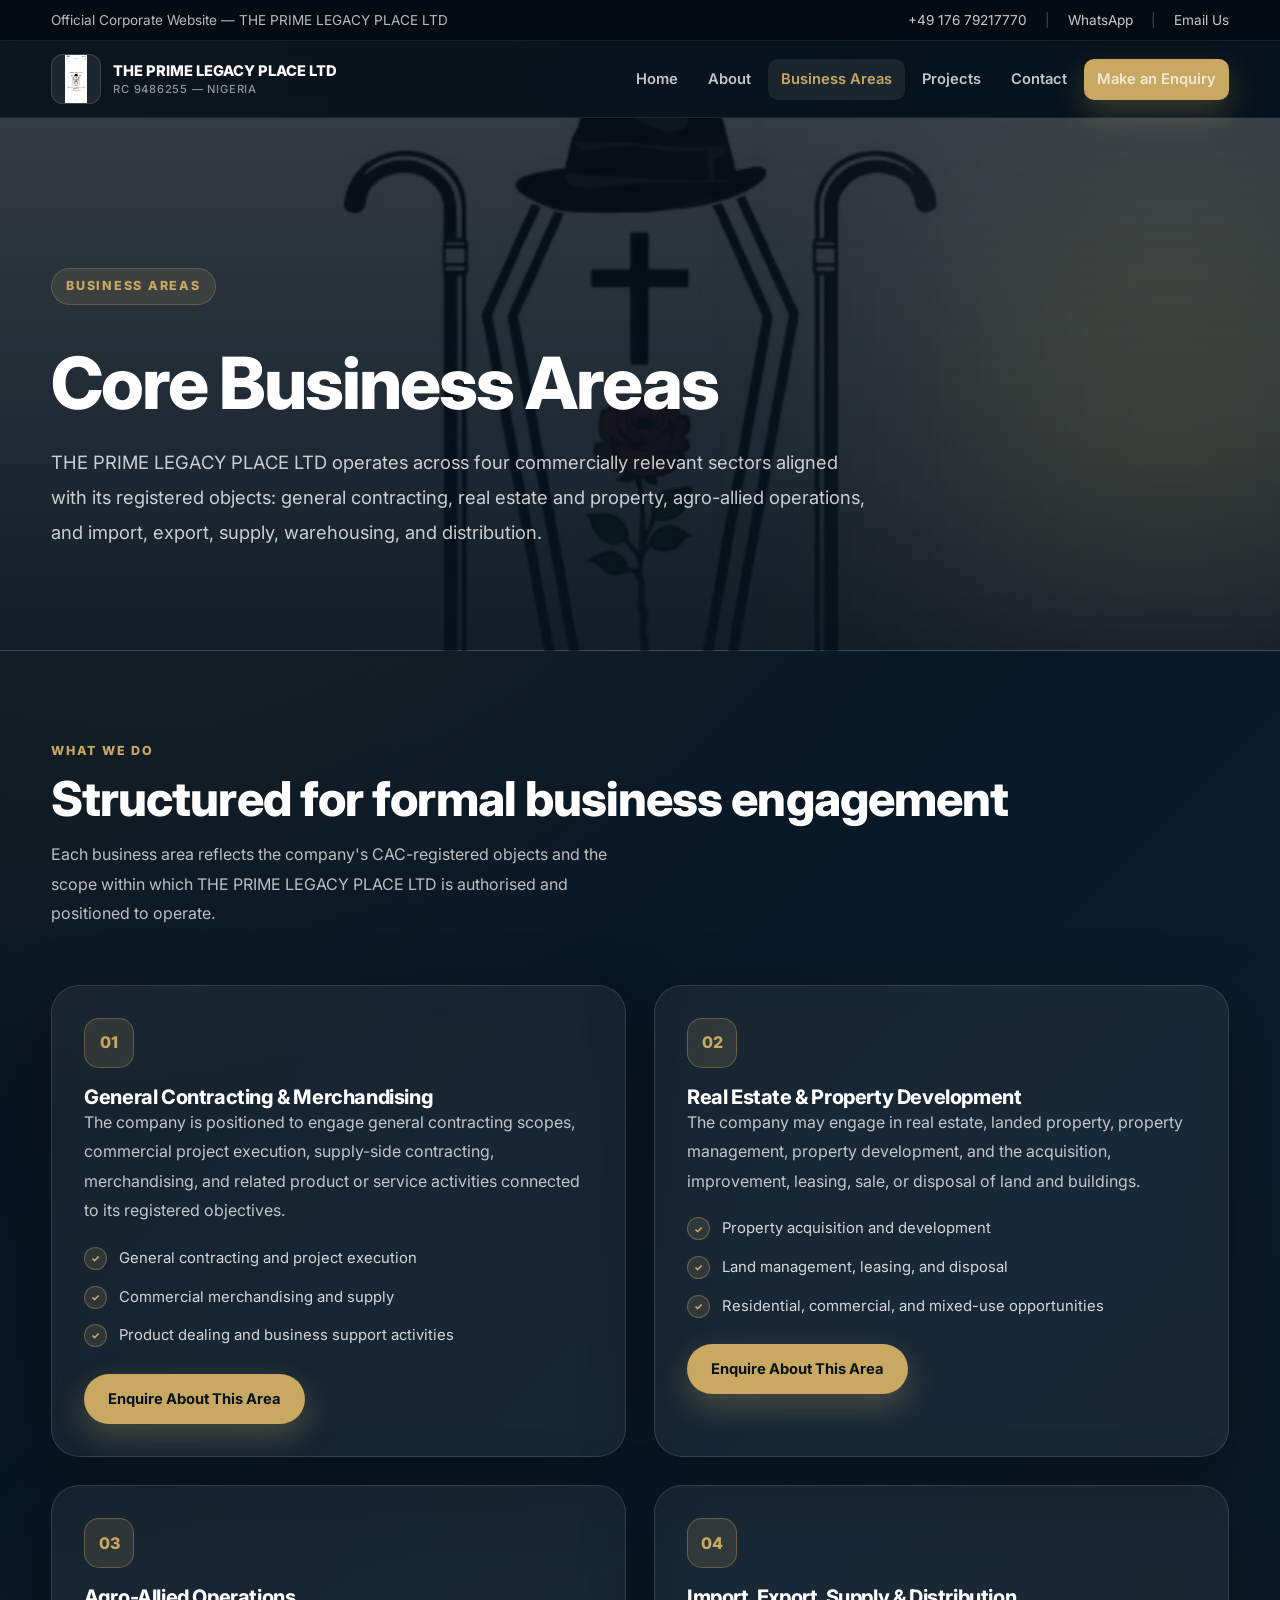
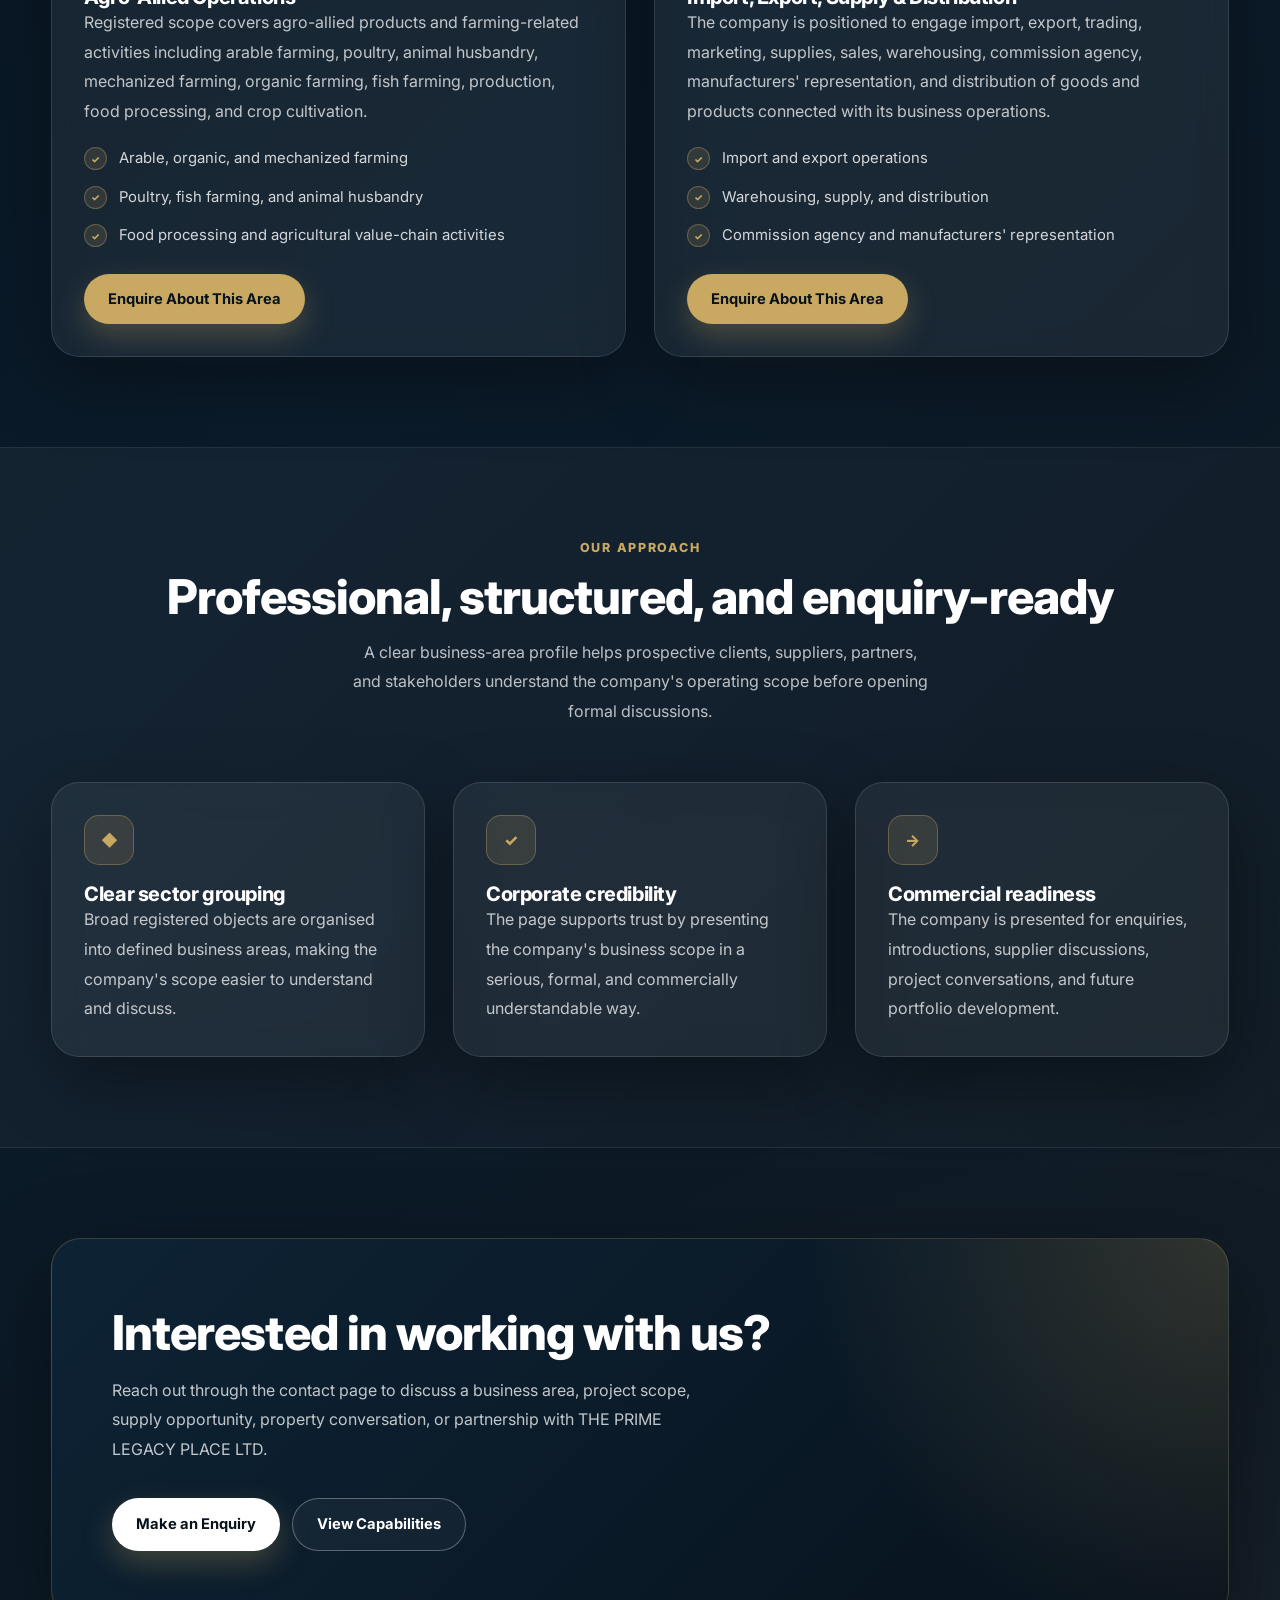
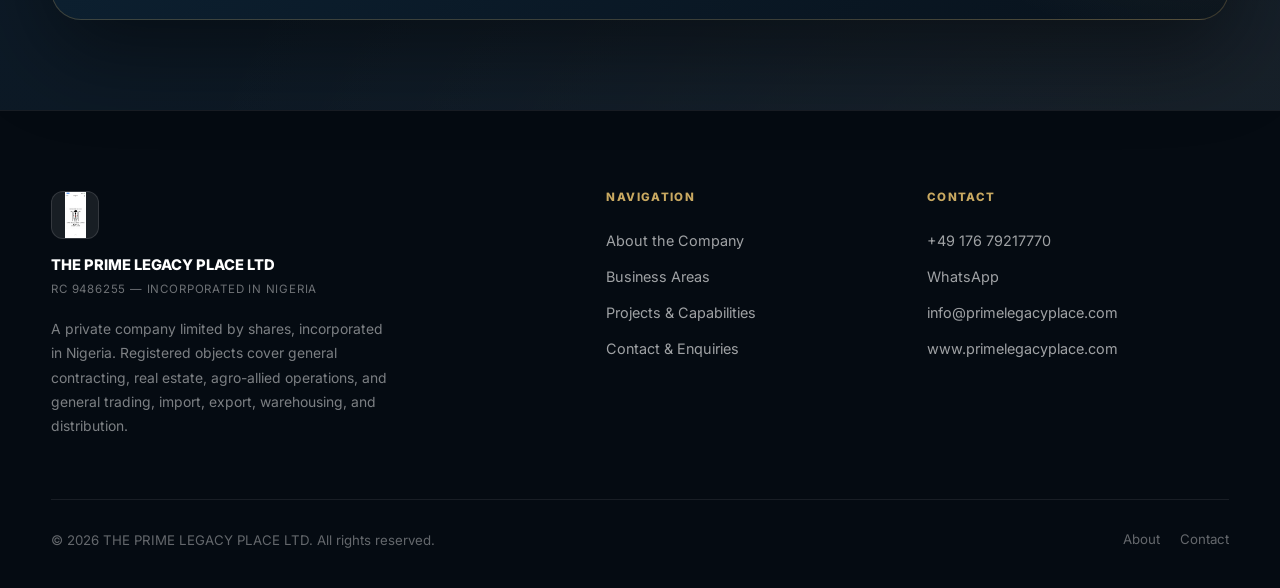
<file: services.html>
<!DOCTYPE html>
<html lang="en">
<head>
  <meta charset="UTF-8">
  <meta name="viewport" content="width=device-width, initial-scale=1.0">
  <title>Business Areas | THE PRIME LEGACY PLACE LTD</title>
  <meta name="description" content="Core business areas of THE PRIME LEGACY PLACE LTD — general contracting, real estate, agro-allied operations, and import/export trade.">
  <link rel="preconnect" href="https://fonts.googleapis.com">
  <link rel="preconnect" href="https://fonts.gstatic.com" crossorigin>
  <link href="https://fonts.googleapis.com/css2?family=Inter:wght@400;500;600;700;800&display=swap" rel="stylesheet">
  <link rel="stylesheet" href="styles.css">

  <style>
    body{
      background:
        radial-gradient(circle at top left, rgba(201,169,97,0.16), transparent 28%),
        radial-gradient(circle at bottom right, rgba(255,255,255,0.06), transparent 30%),
        linear-gradient(135deg,#06111c 0%,#0b1b2a 45%,#101820 100%);
      color:#f5f5f5;
    }

    .page-hero{
      padding:150px 0 100px;
      position:relative;
      overflow:hidden;
      background:
        linear-gradient(rgba(6,17,28,0.82),rgba(6,17,28,0.95)),
        url("assets/img/logo.jpeg") center/cover;
    }

    .page-hero::after{
      content:"";
      position:absolute;
      width:420px;
      height:420px;
      background:rgba(201,169,97,0.18);
      filter:blur(120px);
      right:-100px;
      top:50px;
    }

    .page-hero-inner{
      position:relative;
      z-index:2;
      max-width:900px;
    }

    .page-hero h1{
      font-size:clamp(42px,6vw,72px);
      line-height:1.05;
      letter-spacing:-2px;
      margin:18px 0 24px;
      color:#fff;
    }

    .lead{
      font-size:1.15rem;
      line-height:1.9;
      color:rgba(255,255,255,0.78);
    }

    .kicker,
    .section-label{
      color:#c9a961;
      text-transform:uppercase;
      letter-spacing:.14em;
      font-size:.78rem;
      font-weight:800;
    }

    main section{
      padding:90px 0;
    }

    .section-head h2{
      color:#fff;
    }

    .section-head p,
    .muted{
      color:rgba(255,255,255,0.72);
    }

    .card{
      background:rgba(255,255,255,0.06);
      border:1px solid rgba(255,255,255,0.12);
      backdrop-filter:blur(14px);
      border-radius:28px;
      box-shadow:0 24px 70px rgba(0,0,0,0.35);
      color:#f5f5f5;
      transition:all .35s ease;
    }

    .card:hover{
      transform:translateY(-6px);
      border-color:rgba(201,169,97,0.45);
      box-shadow:0 32px 90px rgba(0,0,0,0.5);
    }

    .card h3{
      color:#fff;
    }

    .card p{
      color:rgba(255,255,255,0.74);
    }

    .icon-box,
    .icon-box-dark,
    .icon-box-red{
      background:rgba(201,169,97,0.14);
      color:#c9a961;
      border:1px solid rgba(201,169,97,0.35);
    }

    .feature-item span{
      color:rgba(255,255,255,0.82);
    }

    .feature-icon{
      background:rgba(201,169,97,0.14);
      color:#c9a961;
      border:1px solid rgba(201,169,97,0.35);
    }

    .contact-actions{
      margin-top:26px;
      display:flex;
      gap:14px;
      flex-wrap:wrap;
    }

    .band{
      background:
        linear-gradient(135deg, rgba(255,255,255,0.04), rgba(255,255,255,0.01));
      border-top:1px solid rgba(255,255,255,0.08);
      border-bottom:1px solid rgba(255,255,255,0.08);
    }

    .cta-section{
      background:
        radial-gradient(circle at top right, rgba(201,169,97,0.2), transparent 34%),
        linear-gradient(135deg, #0d2335, #08121c);
      border:1px solid rgba(201,169,97,0.25);
      box-shadow:0 30px 90px rgba(0,0,0,0.45);
    }

    .cta-section h2{
      color:#fff;
    }

    .cta-section p{
      color:rgba(255,255,255,0.75);
    }
  </style>
</head>

<body>

<div class="topbar">
  <div class="container">
    <div>Official Corporate Website &mdash; THE PRIME LEGACY PLACE LTD</div>
    <div class="topbar-right">
      <a href="tel:+4917679217770">+49 176 79217770</a>
      <span class="topbar-sep">|</span>
      <a href="https://wa.me/4917679217770" target="_blank" rel="noopener">WhatsApp</a>
      <span class="topbar-sep">|</span>
      <a href="mailto:info@primelegacyplace.com">Email Us</a>
    </div>
  </div>
</div>

<header class="site-header">
  <div class="container nav">
    <a class="brand" href="index.html">
      <img src="assets/img/logo.jpeg" alt="The Prime Legacy Place Ltd logo">
      <div class="brand-text">
        THE PRIME LEGACY PLACE LTD
        <small>RC 9486255 &mdash; Nigeria</small>
      </div>
    </a>

    <nav class="menu">
      <a href="index.html">Home</a>
      <a href="about.html">About</a>
      <a href="services.html" class="active">Business Areas</a>
      <a href="projects.html">Projects</a>
      <a href="contact.html">Contact</a>
      <a class="btn" href="contact.html">Make an Enquiry</a>
    </nav>

    <button class="hamburger" aria-label="Open menu">
      <span></span><span></span><span></span>
    </button>
  </div>
</header>

<div class="mobile-nav" role="dialog" aria-label="Mobile navigation">
  <button class="mobile-nav-close" aria-label="Close menu">&times;</button>
  <a href="index.html">Home</a>
  <a href="about.html">About</a>
  <a href="services.html">Business Areas</a>
  <a href="projects.html">Projects</a>
  <a href="contact.html">Contact</a>
  <a class="btn" href="contact.html">Make an Enquiry</a>
</div>

<main>

  <section class="page-hero">
    <div class="container">
      <div class="page-hero-inner">
        <span class="kicker reveal">Business Areas</span>
        <h1 class="reveal delay-1">Core Business Areas</h1>
        <p class="lead reveal delay-2">
          THE PRIME LEGACY PLACE LTD operates across four commercially relevant sectors aligned with its registered objects: general contracting, real estate and property, agro-allied operations, and import, export, supply, warehousing, and distribution.
        </p>
      </div>
    </div>
  </section>

  <section>
    <div class="container">
      <div class="section-head reveal">
        <span class="section-label">What We Do</span>
        <h2>Structured for formal business engagement</h2>
        <p>
          Each business area reflects the company's CAC-registered objects and the scope within which THE PRIME LEGACY PLACE LTD is authorised and positioned to operate.
        </p>
      </div>

      <div class="grid-2">

        <div class="card reveal-left delay-1">
          <div class="icon-box">01</div>
          <h3>General Contracting &amp; Merchandising</h3>
          <p>
            The company is positioned to engage general contracting scopes, commercial project execution, supply-side contracting, merchandising, and related product or service activities connected to its registered objectives.
          </p>

          <div class="feature-list" style="margin-top:20px;">
            <div class="feature-item">
              <div class="feature-icon">&#10003;</div>
              <span>General contracting and project execution</span>
            </div>
            <div class="feature-item">
              <div class="feature-icon">&#10003;</div>
              <span>Commercial merchandising and supply</span>
            </div>
            <div class="feature-item">
              <div class="feature-icon">&#10003;</div>
              <span>Product dealing and business support activities</span>
            </div>
          </div>

          <div class="contact-actions">
            <a class="btn" href="contact.html">Enquire About This Area</a>
          </div>
        </div>

        <div class="card reveal-right delay-1">
          <div class="icon-box">02</div>
          <h3>Real Estate &amp; Property Development</h3>
          <p>
            The company may engage in real estate, landed property, property management, property development, and the acquisition, improvement, leasing, sale, or disposal of land and buildings.
          </p>

          <div class="feature-list" style="margin-top:20px;">
            <div class="feature-item">
              <div class="feature-icon">&#10003;</div>
              <span>Property acquisition and development</span>
            </div>
            <div class="feature-item">
              <div class="feature-icon">&#10003;</div>
              <span>Land management, leasing, and disposal</span>
            </div>
            <div class="feature-item">
              <div class="feature-icon">&#10003;</div>
              <span>Residential, commercial, and mixed-use opportunities</span>
            </div>
          </div>

          <div class="contact-actions">
            <a class="btn" href="contact.html">Enquire About This Area</a>
          </div>
        </div>

        <div class="card reveal-left delay-2">
          <div class="icon-box">03</div>
          <h3>Agro-Allied Operations</h3>
          <p>
            Registered scope covers agro-allied products and farming-related activities including arable farming, poultry, animal husbandry, mechanized farming, organic farming, fish farming, production, food processing, and crop cultivation.
          </p>

          <div class="feature-list" style="margin-top:20px;">
            <div class="feature-item">
              <div class="feature-icon">&#10003;</div>
              <span>Arable, organic, and mechanized farming</span>
            </div>
            <div class="feature-item">
              <div class="feature-icon">&#10003;</div>
              <span>Poultry, fish farming, and animal husbandry</span>
            </div>
            <div class="feature-item">
              <div class="feature-icon">&#10003;</div>
              <span>Food processing and agricultural value-chain activities</span>
            </div>
          </div>

          <div class="contact-actions">
            <a class="btn" href="contact.html">Enquire About This Area</a>
          </div>
        </div>

        <div class="card reveal-right delay-2">
          <div class="icon-box">04</div>
          <h3>Import, Export, Supply &amp; Distribution</h3>
          <p>
            The company is positioned to engage import, export, trading, marketing, supplies, sales, warehousing, commission agency, manufacturers' representation, and distribution of goods and products connected with its business operations.
          </p>

          <div class="feature-list" style="margin-top:20px;">
            <div class="feature-item">
              <div class="feature-icon">&#10003;</div>
              <span>Import and export operations</span>
            </div>
            <div class="feature-item">
              <div class="feature-icon">&#10003;</div>
              <span>Warehousing, supply, and distribution</span>
            </div>
            <div class="feature-item">
              <div class="feature-icon">&#10003;</div>
              <span>Commission agency and manufacturers' representation</span>
            </div>
          </div>

          <div class="contact-actions">
            <a class="btn" href="contact.html">Enquire About This Area</a>
          </div>
        </div>

      </div>
    </div>
  </section>

  <section class="band">
    <div class="container">
      <div class="section-head center reveal">
        <span class="section-label">Our Approach</span>
        <h2>Professional, structured, and enquiry-ready</h2>
        <p class="muted">
          A clear business-area profile helps prospective clients, suppliers, partners, and stakeholders understand the company's operating scope before opening formal discussions.
        </p>
      </div>

      <div class="grid-3">
        <div class="card reveal delay-1">
          <div class="icon-box">&#9670;</div>
          <h3>Clear sector grouping</h3>
          <p>
            Broad registered objects are organised into defined business areas, making the company's scope easier to understand and discuss.
          </p>
        </div>

        <div class="card reveal delay-2">
          <div class="icon-box">&#10003;</div>
          <h3>Corporate credibility</h3>
          <p>
            The page supports trust by presenting the company's business scope in a serious, formal, and commercially understandable way.
          </p>
        </div>

        <div class="card reveal delay-3">
          <div class="icon-box">&#8594;</div>
          <h3>Commercial readiness</h3>
          <p>
            The company is presented for enquiries, introductions, supplier discussions, project conversations, and future portfolio development.
          </p>
        </div>
      </div>
    </div>
  </section>

  <section>
    <div class="container">
      <div class="cta-section reveal">
        <h2>Interested in working with us?</h2>
        <p>
          Reach out through the contact page to discuss a business area, project scope, supply opportunity, property conversation, or partnership with THE PRIME LEGACY PLACE LTD.
        </p>
        <div class="cta-actions">
          <a class="btn-white btn" href="contact.html">Make an Enquiry</a>
          <a class="btn-outline" style="border-color:rgba(255,255,255,0.3);color:#fff;" href="projects.html">View Capabilities</a>
        </div>
      </div>
    </div>
  </section>

</main>

<footer>
  <div class="container">
    <div class="footer-grid">

      <div>
        <div class="footer-brand">
          <img src="assets/img/logo.jpeg" alt="The Prime Legacy Place Ltd logo">
          <div class="footer-brand-name">THE PRIME LEGACY PLACE LTD</div>
          <div class="footer-brand-sub">RC 9486255 &mdash; Incorporated in Nigeria</div>
        </div>
        <p class="footer-desc">
          A private company limited by shares, incorporated in Nigeria. Registered objects cover general contracting, real estate, agro-allied operations, and general trading, import, export, warehousing, and distribution.
        </p>
      </div>

      <div class="footer-col">
        <h4>Navigation</h4>
        <a href="about.html">About the Company</a>
        <a href="services.html">Business Areas</a>
        <a href="projects.html">Projects &amp; Capabilities</a>
        <a href="contact.html">Contact &amp; Enquiries</a>
      </div>

      <div class="footer-col">
        <h4>Contact</h4>
        <a href="tel:+4917679217770">+49 176 79217770</a>
        <a href="https://wa.me/4917679217770" target="_blank" rel="noopener">WhatsApp</a>
        <a href="mailto:info@primelegacyplace.com">info@primelegacyplace.com</a>
        <a href="https://www.primelegacyplace.com" target="_blank" rel="noopener">www.primelegacyplace.com</a>
      </div>

    </div>

    <div class="footer-bottom">
      <p>&copy; <span class="year"></span> THE PRIME LEGACY PLACE LTD. All rights reserved.</p>
      <div class="footer-bottom-links">
        <a href="about.html">About</a>
        <a href="contact.html">Contact</a>
      </div>
    </div>

  </div>
</footer>

<script src="script.js"></script>
</body>
</html>
</file>
<file: styles.css>
/* ============================================
   THE PRIME LEGACY PLACE LTD — Premium Global Styles
   ============================================ */

:root {
  --bg: #06111c;
  --bg-2: #0b1b2a;
  --surface: rgba(255,255,255,0.06);
  --surface-strong: rgba(255,255,255,0.1);
  --text: #f5f5f5;
  --muted: rgba(255,255,255,0.72);
  --line: rgba(255,255,255,0.12);
  --brand: #c9a961;
  --brand-dark: #a8873f;
  --brand-light: rgba(201,169,97,0.14);
  --black: #06111c;
  --white: #ffffff;
  --max: 1200px;
  --radius: 28px;
  --radius-sm: 14px;
  --shadow: 0 24px 70px rgba(0,0,0,0.35);
  --shadow-lg: 0 32px 90px rgba(0,0,0,0.5);
  --transition: 0.35s cubic-bezier(0.4, 0, 0.2, 1);
}

*, *::before, *::after {
  box-sizing: border-box;
  margin: 0;
  padding: 0;
}

html {
  scroll-behavior: smooth;
  -webkit-font-smoothing: antialiased;
}

body {
  font-family: 'Inter', system-ui, Arial, sans-serif;
  color: var(--text);
  background:
    radial-gradient(circle at top left, rgba(201,169,97,0.16), transparent 28%),
    radial-gradient(circle at bottom right, rgba(255,255,255,0.06), transparent 30%),
    linear-gradient(135deg,#06111c 0%,#0b1b2a 45%,#101820 100%);
  line-height: 1.65;
  overflow-x: hidden;
}

img {
  max-width: 100%;
  display: block;
}

a {
  color: inherit;
  text-decoration: none;
}

ul {
  list-style: none;
}

.container {
  width: min(var(--max), 92vw);
  margin: 0 auto;
}

section {
  padding: 90px 0;
}

/* REVEAL */
.reveal,
.reveal-left,
.reveal-right {
  opacity: 0;
  transition: opacity 0.75s ease, transform 0.75s ease;
}

.reveal {
  transform: translateY(35px);
}

.reveal-left {
  transform: translateX(-35px);
}

.reveal-right {
  transform: translateX(35px);
}

.reveal.visible,
.reveal-left.visible,
.reveal-right.visible {
  opacity: 1;
  transform: none;
}

.delay-1 { transition-delay: 0.1s; }
.delay-2 { transition-delay: 0.2s; }
.delay-3 { transition-delay: 0.3s; }
.delay-4 { transition-delay: 0.4s; }
.delay-5 { transition-delay: 0.5s; }

/* TOPBAR */
.topbar {
  background: #050b12;
  color: rgba(255,255,255,0.72);
  font-size: 0.85rem;
  border-bottom: 1px solid rgba(255,255,255,0.08);
}

.topbar .container {
  display: flex;
  justify-content: space-between;
  align-items: center;
  padding: 9px 0;
  gap: 16px;
  flex-wrap: wrap;
}

.topbar a {
  color: rgba(255,255,255,0.78);
  transition: color var(--transition);
}

.topbar a:hover {
  color: var(--brand);
}

.topbar-right {
  display: flex;
  gap: 18px;
  align-items: center;
  flex-wrap: wrap;
}

.topbar-sep {
  color: rgba(255,255,255,0.25);
}

/* HEADER */
.site-header {
  position: sticky;
  top: 0;
  z-index: 1000;
  background: rgba(6,17,28,0.78);
  backdrop-filter: blur(18px);
  -webkit-backdrop-filter: blur(18px);
  border-bottom: 1px solid rgba(255,255,255,0.08);
  transition: all var(--transition);
}

.site-header.scrolled {
  background: rgba(6,17,28,0.94);
  box-shadow: 0 12px 45px rgba(0,0,0,0.35);
}

.nav {
  display: flex;
  align-items: center;
  justify-content: space-between;
  min-height: 76px;
  gap: 20px;
}

.brand {
  display: flex;
  align-items: center;
  gap: 12px;
}

.brand img {
  width: 50px;
  height: 50px;
  object-fit: contain;
  border-radius: 12px;
  border: 1px solid rgba(255,255,255,0.14);
  background: rgba(255,255,255,0.08);
}

.brand-text {
  font-weight: 800;
  font-size: 0.92rem;
  line-height: 1.2;
  color: #fff;
}

.brand-text small {
  display: block;
  font-weight: 500;
  font-size: 0.7rem;
  color: rgba(255,255,255,0.55);
  letter-spacing: 0.07em;
  text-transform: uppercase;
  margin-top: 2px;
}

.menu {
  display: flex;
  gap: 4px;
  align-items: center;
}

.menu a {
  font-weight: 600;
  font-size: 0.92rem;
  color: rgba(255,255,255,0.76);
  padding: 8px 13px;
  border-radius: 10px;
  transition: all var(--transition);
}

.menu a:hover,
.menu a.active {
  background: rgba(255,255,255,0.08);
  color: var(--brand);
}

/* BUTTONS */
.btn,
.btn-outline,
.btn-ghost {
  display: inline-flex;
  align-items: center;
  justify-content: center;
  gap: 8px;
  padding: 13px 24px;
  border-radius: 999px;
  font-weight: 700;
  font-size: 0.92rem;
  transition: all var(--transition);
  cursor: pointer;
  border: none;
  white-space: nowrap;
  font-family: inherit;
}

.btn {
  background: var(--brand);
  color: #08121c;
  box-shadow: 0 12px 30px rgba(201,169,97,0.28);
}

.btn:hover {
  background: var(--brand-dark);
  transform: translateY(-2px);
  box-shadow: 0 20px 45px rgba(201,169,97,0.38);
}

.btn-outline {
  background: rgba(255,255,255,0.04);
  color: #fff;
  border: 1.5px solid rgba(255,255,255,0.18);
}

.btn-outline:hover {
  border-color: var(--brand);
  color: var(--brand);
  background: rgba(201,169,97,0.1);
}

.btn-white {
  background: #fff;
  color: #08121c;
}

.btn-white:hover {
  background: #f2f2f2;
  color: #08121c;
}

/* MOBILE NAV */
.hamburger {
  display: none;
  flex-direction: column;
  gap: 5px;
  cursor: pointer;
  padding: 8px;
  border: none;
  background: none;
}

.hamburger span {
  display: block;
  width: 24px;
  height: 2px;
  background: #fff;
  border-radius: 2px;
  transition: all var(--transition);
}

.hamburger.open span:nth-child(1) {
  transform: translateY(7px) rotate(45deg);
}

.hamburger.open span:nth-child(2) {
  opacity: 0;
}

.hamburger.open span:nth-child(3) {
  transform: translateY(-7px) rotate(-45deg);
}

.mobile-nav {
  display: none;
  position: fixed;
  inset: 0;
  z-index: 999;
  background: rgba(6,17,28,0.98);
  backdrop-filter: blur(22px);
  flex-direction: column;
  align-items: center;
  justify-content: center;
  gap: 8px;
  opacity: 0;
  pointer-events: none;
  transition: opacity var(--transition);
}

.mobile-nav.open {
  opacity: 1;
  pointer-events: all;
}

.mobile-nav a {
  font-size: 1.45rem;
  font-weight: 800;
  color: #fff;
  padding: 12px 40px;
  border-radius: 14px;
  width: 100%;
  max-width: 320px;
  text-align: center;
}

.mobile-nav a:hover {
  background: rgba(255,255,255,0.08);
  color: var(--brand);
}

.mobile-nav-close {
  position: absolute;
  top: 22px;
  right: 22px;
  background: none;
  border: none;
  cursor: pointer;
  padding: 8px;
  font-size: 1.6rem;
  color: #fff;
}

/* TYPOGRAPHY */
h1,
h2,
h3,
h4 {
  line-height: 1.1;
  letter-spacing: -0.02em;
  color: #fff;
}

h1 {
  font-size: clamp(2.7rem, 6vw, 4.8rem);
  font-weight: 800;
}

h2 {
  font-size: clamp(2rem, 3.8vw, 3rem);
  font-weight: 800;
}

h3 {
  font-size: 1.25rem;
  font-weight: 750;
}

h4 {
  font-size: 0.98rem;
  font-weight: 700;
}

p {
  color: var(--muted);
  line-height: 1.85;
}

.lead {
  font-size: 1.12rem;
  color: rgba(255,255,255,0.78);
  line-height: 1.85;
  max-width: 68ch;
}

.muted {
  color: rgba(255,255,255,0.62);
}

.kicker,
.section-label {
  color: var(--brand);
  text-transform: uppercase;
  letter-spacing: 0.14em;
  font-size: 0.76rem;
  font-weight: 800;
}

.kicker {
  display: inline-flex;
  align-items: center;
  gap: 8px;
  background: rgba(201,169,97,0.12);
  border: 1px solid rgba(201,169,97,0.28);
  padding: 7px 14px;
  border-radius: 999px;
  margin-bottom: 22px;
}

.section-label {
  display: block;
  margin-bottom: 12px;
}

.section-head {
  margin-bottom: 56px;
}

.section-head p {
  margin-top: 14px;
  max-width: 58ch;
}

.section-head.center {
  text-align: center;
}

.section-head.center p {
  margin: 14px auto 0;
}

/* GRIDS */
.grid-2 {
  display: grid;
  grid-template-columns: repeat(2, 1fr);
  gap: 28px;
}

.grid-3 {
  display: grid;
  grid-template-columns: repeat(3, 1fr);
  gap: 28px;
}

.grid-4 {
  display: grid;
  grid-template-columns: repeat(4, 1fr);
  gap: 22px;
}

.grid-auto {
  display: grid;
  grid-template-columns: repeat(auto-fit, minmax(280px, 1fr));
  gap: 28px;
}

/* CARDS */
.card {
  background: rgba(255,255,255,0.06);
  border: 1px solid rgba(255,255,255,0.12);
  border-radius: var(--radius);
  padding: 32px;
  box-shadow: var(--shadow);
  backdrop-filter: blur(14px);
  -webkit-backdrop-filter: blur(14px);
  transition: all var(--transition);
  color: #fff;
}

.card:hover {
  transform: translateY(-6px);
  border-color: rgba(201,169,97,0.45);
  box-shadow: var(--shadow-lg);
}

.card p {
  color: rgba(255,255,255,0.72);
}

/* ICONS */
.icon-box {
  width: 50px;
  height: 50px;
  border-radius: 15px;
  display: grid;
  place-items: center;
  margin-bottom: 18px;
  font-size: 1rem;
  font-weight: 800;
  background: rgba(201,169,97,0.14);
  color: var(--brand);
  border: 1px solid rgba(201,169,97,0.35);
}

.icon-box-dark,
.icon-box-red,
.icon-box-light {
  background: rgba(201,169,97,0.14);
  color: var(--brand);
  border: 1px solid rgba(201,169,97,0.35);
}

/* BADGES */
.badge {
  display: inline-flex;
  align-items: center;
  gap: 6px;
  padding: 6px 13px;
  border-radius: 999px;
  font-size: 0.78rem;
  font-weight: 700;
  background: rgba(201,169,97,0.14);
  color: var(--brand);
  border: 1px solid rgba(201,169,97,0.35);
}

.badge-dark,
.badge-default,
.badge-green,
.badge-red {
  background: rgba(201,169,97,0.14);
  color: var(--brand);
  border: 1px solid rgba(201,169,97,0.35);
}

/* TABLE ROWS */
.table-row {
  display: grid;
  grid-template-columns: 170px 1fr;
  gap: 12px;
  padding: 14px 0;
  border-bottom: 1px solid rgba(255,255,255,0.12);
  align-items: start;
}

.table-row:last-child {
  border-bottom: none;
}

.table-row strong {
  font-size: 0.8rem;
  font-weight: 700;
  color: var(--brand);
  text-transform: uppercase;
  letter-spacing: 0.05em;
  padding-top: 2px;
}

.table-row div {
  font-size: 0.95rem;
  color: rgba(255,255,255,0.84);
}

.table-row a {
  color: #fff;
}

.table-row a:hover {
  color: var(--brand);
}

/* HOME HERO */
.hero {
  padding: 100px 0 80px;
  position: relative;
  overflow: hidden;
  background: #050b12;
}

.hero-video-wrap {
  position: absolute;
  inset: 0;
  z-index: 0;
}

.hero-video {
  width: 100%;
  height: 100%;
  object-fit: cover;
}

.hero-video-overlay {
  position: absolute;
  inset: 0;
  background:
    radial-gradient(circle at top left, rgba(201,169,97,0.18), transparent 32%),
    linear-gradient(135deg, rgba(0,0,0,0.78), rgba(6,17,28,0.86));
}

.hero-grid {
  display: grid;
  grid-template-columns: 1.2fr 0.8fr;
  gap: 60px;
  align-items: center;
  position: relative;
  z-index: 1;
}

.hero-actions {
  display: flex;
  gap: 12px;
  flex-wrap: wrap;
  margin-top: 32px;
}

.hero-card {
  background: rgba(255,255,255,0.07);
  border: 1px solid rgba(255,255,255,0.15);
  border-radius: 28px;
  padding: 32px;
  box-shadow: 0 24px 64px rgba(0,0,0,0.4);
  backdrop-filter: blur(16px);
}

.hero-logo-wrap {
  width: 76px;
  height: 76px;
  border-radius: 16px;
  border: 1px solid rgba(255,255,255,0.18);
  background: rgba(255,255,255,0.08);
  display: grid;
  place-items: center;
  overflow: hidden;
  margin-bottom: 20px;
}

.hero-logo-wrap img {
  width: 100%;
  height: 100%;
  object-fit: contain;
  padding: 10px;
}

.hero-card-label {
  font-size: 0.72rem;
  font-weight: 800;
  letter-spacing: 0.1em;
  text-transform: uppercase;
  color: var(--brand);
  margin-bottom: 16px;
}

/* PAGE HERO */
.page-hero {
  padding: 150px 0 100px;
  position: relative;
  overflow: hidden;
  background:
    linear-gradient(rgba(6,17,28,0.82), rgba(6,17,28,0.95)),
    url("assets/img/logo.jpeg") center/cover;
  border-bottom: 1px solid rgba(255,255,255,0.08);
}

.page-hero::after {
  content: "";
  position: absolute;
  width: 420px;
  height: 420px;
  background: rgba(201,169,97,0.18);
  filter: blur(120px);
  right: -100px;
  top: 50px;
}

.page-hero-inner {
  position: relative;
  z-index: 2;
  max-width: 900px;
}

.page-hero h1 {
  font-size: clamp(42px, 6vw, 72px);
  margin: 18px 0 24px;
}

/* BAND */
.band {
  background:
    linear-gradient(135deg, rgba(255,255,255,0.04), rgba(255,255,255,0.01));
  border-top: 1px solid rgba(255,255,255,0.08);
  border-bottom: 1px solid rgba(255,255,255,0.08);
}

/* CTA */
.cta-section {
  background:
    radial-gradient(circle at top right, rgba(201,169,97,0.2), transparent 34%),
    linear-gradient(135deg, #0d2335, #08121c);
  border: 1px solid rgba(201,169,97,0.25);
  border-radius: 30px;
  padding: 68px 60px;
  color: #fff;
  box-shadow: 0 30px 90px rgba(0,0,0,0.45);
  position: relative;
  overflow: hidden;
}

.cta-section p {
  max-width: 58ch;
  margin: 16px 0 34px;
}

.cta-actions {
  display: flex;
  gap: 12px;
  flex-wrap: wrap;
}

/* FORMS */
.form-group {
  margin-bottom: 20px;
}

.form-group label {
  display: block;
  font-size: 0.84rem;
  font-weight: 700;
  color: #fff;
  margin-bottom: 8px;
}

.form-group input,
.form-group textarea,
.form-group select {
  width: 100%;
  padding: 14px 16px;
  border: 1.5px solid rgba(255,255,255,0.14);
  border-radius: 14px;
  font-family: inherit;
  font-size: 0.95rem;
  color: #fff;
  background: rgba(255,255,255,0.06);
  transition: all var(--transition);
  outline: none;
}

.form-group input::placeholder,
.form-group textarea::placeholder {
  color: rgba(255,255,255,0.45);
}

.form-group input:focus,
.form-group textarea:focus,
.form-group select:focus {
  border-color: var(--brand);
  box-shadow: 0 0 0 4px rgba(201,169,97,0.15);
}

.form-group select option {
  background: #0f1b28;
  color: #fff;
}

.form-group textarea {
  resize: vertical;
  min-height: 140px;
}

.form-row {
  display: grid;
  grid-template-columns: 1fr 1fr;
  gap: 16px;
}

.form-submit {
  width: 100%;
  padding: 15px;
  border-radius: 14px;
}

/* FEATURE LIST */
.feature-list {
  display: flex;
  flex-direction: column;
  gap: 14px;
  margin-top: 20px;
}

.feature-item {
  display: flex;
  align-items: flex-start;
  gap: 12px;
  font-size: 0.93rem;
  color: rgba(255,255,255,0.82);
}

.feature-icon {
  width: 23px;
  height: 23px;
  border-radius: 50%;
  background: rgba(201,169,97,0.14);
  color: var(--brand);
  border: 1px solid rgba(201,169,97,0.35);
  display: grid;
  place-items: center;
  flex-shrink: 0;
  margin-top: 1px;
  font-size: 0.62rem;
  font-weight: 800;
}

/* HIGHLIGHT BOX */
.highlight-box {
  background:
    radial-gradient(circle at top right, rgba(201,169,97,0.24), transparent 36%),
    linear-gradient(135deg, #0d2335, #08121c);
  color: #fff;
  border-radius: 28px;
  padding: 36px;
  border: 1px solid rgba(201,169,97,0.25);
  box-shadow: var(--shadow);
  transition: all var(--transition);
}

.highlight-box:hover {
  transform: translateY(-6px);
  border-color: rgba(201,169,97,0.45);
  box-shadow: var(--shadow-lg);
}

.highlight-box p {
  color: rgba(255,255,255,0.78);
}

/* STATUS */
.status-dot {
  display: inline-block;
  width: 9px;
  height: 9px;
  border-radius: 50%;
  background: #45d483;
  margin-right: 8px;
  box-shadow: 0 0 0 3px rgba(69,212,131,0.18);
}

/* CONTACT ACTIONS */
.contact-actions {
  display: flex;
  gap: 12px;
  flex-wrap: wrap;
  margin-top: 24px;
}

/* FOOTER */
footer {
  background: #050b12;
  color: #fff;
  padding: 80px 0 36px;
  border-top: 1px solid rgba(255,255,255,0.08);
}

.footer-grid {
  display: grid;
  grid-template-columns: 1.5fr 0.8fr 0.9fr;
  gap: 52px;
  margin-bottom: 60px;
}

.footer-brand img {
  width: 48px;
  height: 48px;
  object-fit: contain;
  border-radius: 12px;
  border: 1px solid rgba(255,255,255,0.12);
  background: rgba(255,255,255,0.08);
}

.footer-brand-name {
  font-weight: 800;
  font-size: 0.92rem;
  margin-top: 14px;
}

.footer-brand-sub {
  font-size: 0.72rem;
  color: rgba(255,255,255,0.42);
  letter-spacing: 0.07em;
  text-transform: uppercase;
  margin-top: 3px;
}

.footer-desc {
  font-size: 0.87rem;
  color: rgba(255,255,255,0.48);
  line-height: 1.75;
  margin-top: 18px;
  max-width: 38ch;
}

.footer-col h4 {
  font-size: 0.72rem;
  font-weight: 800;
  letter-spacing: 0.12em;
  text-transform: uppercase;
  color: var(--brand);
  margin-bottom: 20px;
}

.footer-col a {
  display: block;
  font-size: 0.9rem;
  color: rgba(255,255,255,0.62);
  padding: 6px 0;
  transition: color var(--transition);
}

.footer-col a:hover {
  color: var(--brand);
}

.footer-bottom {
  border-top: 1px solid rgba(255,255,255,0.08);
  padding-top: 28px;
  display: flex;
  justify-content: space-between;
  align-items: center;
  flex-wrap: wrap;
  gap: 12px;
}

.footer-bottom p,
.footer-bottom-links a {
  font-size: 0.83rem;
  color: rgba(255,255,255,0.38);
}

.footer-bottom-links {
  display: flex;
  gap: 20px;
}

.footer-bottom-links a:hover {
  color: var(--brand);
}

/* RESPONSIVE */
@media (max-width: 980px) {
  .hero-grid,
  .grid-2,
  .grid-3,
  .grid-4,
  .footer-grid {
    grid-template-columns: 1fr;
  }

  .hero {
    padding: 72px 0 58px;
  }

  .menu {
    display: none;
  }

  .hamburger {
    display: flex;
  }

  .mobile-nav {
    display: flex;
  }

  .form-row {
    grid-template-columns: 1fr;
  }

  .table-row {
    grid-template-columns: 1fr;
    gap: 4px;
  }

  section {
    padding: 70px 0;
  }

  .page-hero {
    padding: 100px 0 70px;
  }

  .cta-section {
    padding: 44px 32px;
  }

  .section-head {
    margin-bottom: 40px;
  }

  .footer-grid {
    gap: 36px;
  }

  .footer-bottom {
    flex-direction: column;
    align-items: flex-start;
  }
}

@media (max-width: 600px) {
  h1 {
    font-size: 2.25rem;
  }

  h2 {
    font-size: 1.8rem;
  }

  .brand-text {
    font-size: 0.78rem;
  }

  .brand img {
    width: 44px;
    height: 44px;
  }

  .topbar .container {
    justify-content: center;
    text-align: center;
  }

  .topbar-right {
    justify-content: center;
    gap: 10px;
  }

  .hero-actions,
  .contact-actions,
  .cta-actions {
    flex-direction: column;
  }

  .hero-actions .btn,
  .hero-actions .btn-outline,
  .contact-actions .btn,
  .contact-actions .btn-outline,
  .cta-actions .btn,
  .cta-actions .btn-white,
  .cta-actions .btn-outline {
    width: 100%;
    justify-content: center;
  }

  .card,
  .highlight-box {
    padding: 24px;
    border-radius: 22px;
  }

  .cta-section {
    padding: 36px 24px;
    border-radius: 22px;
  }
}
</file>
